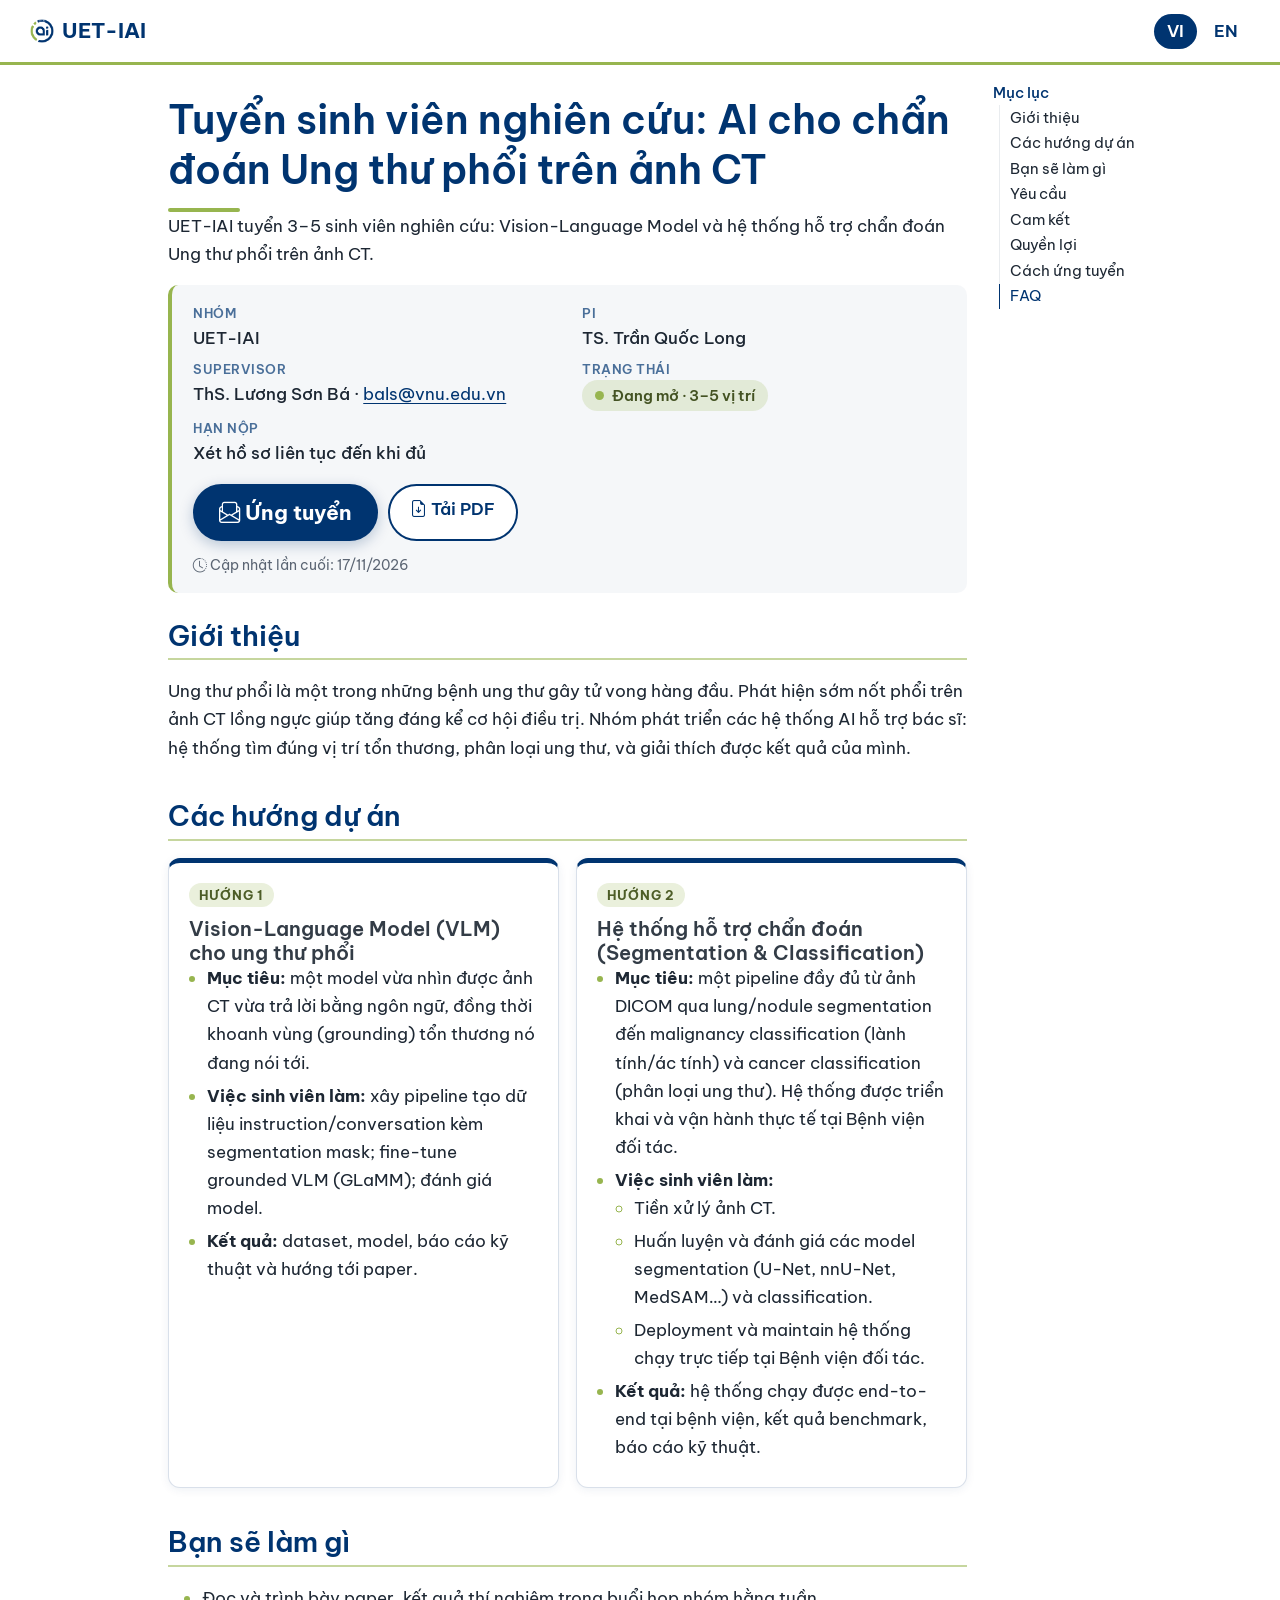
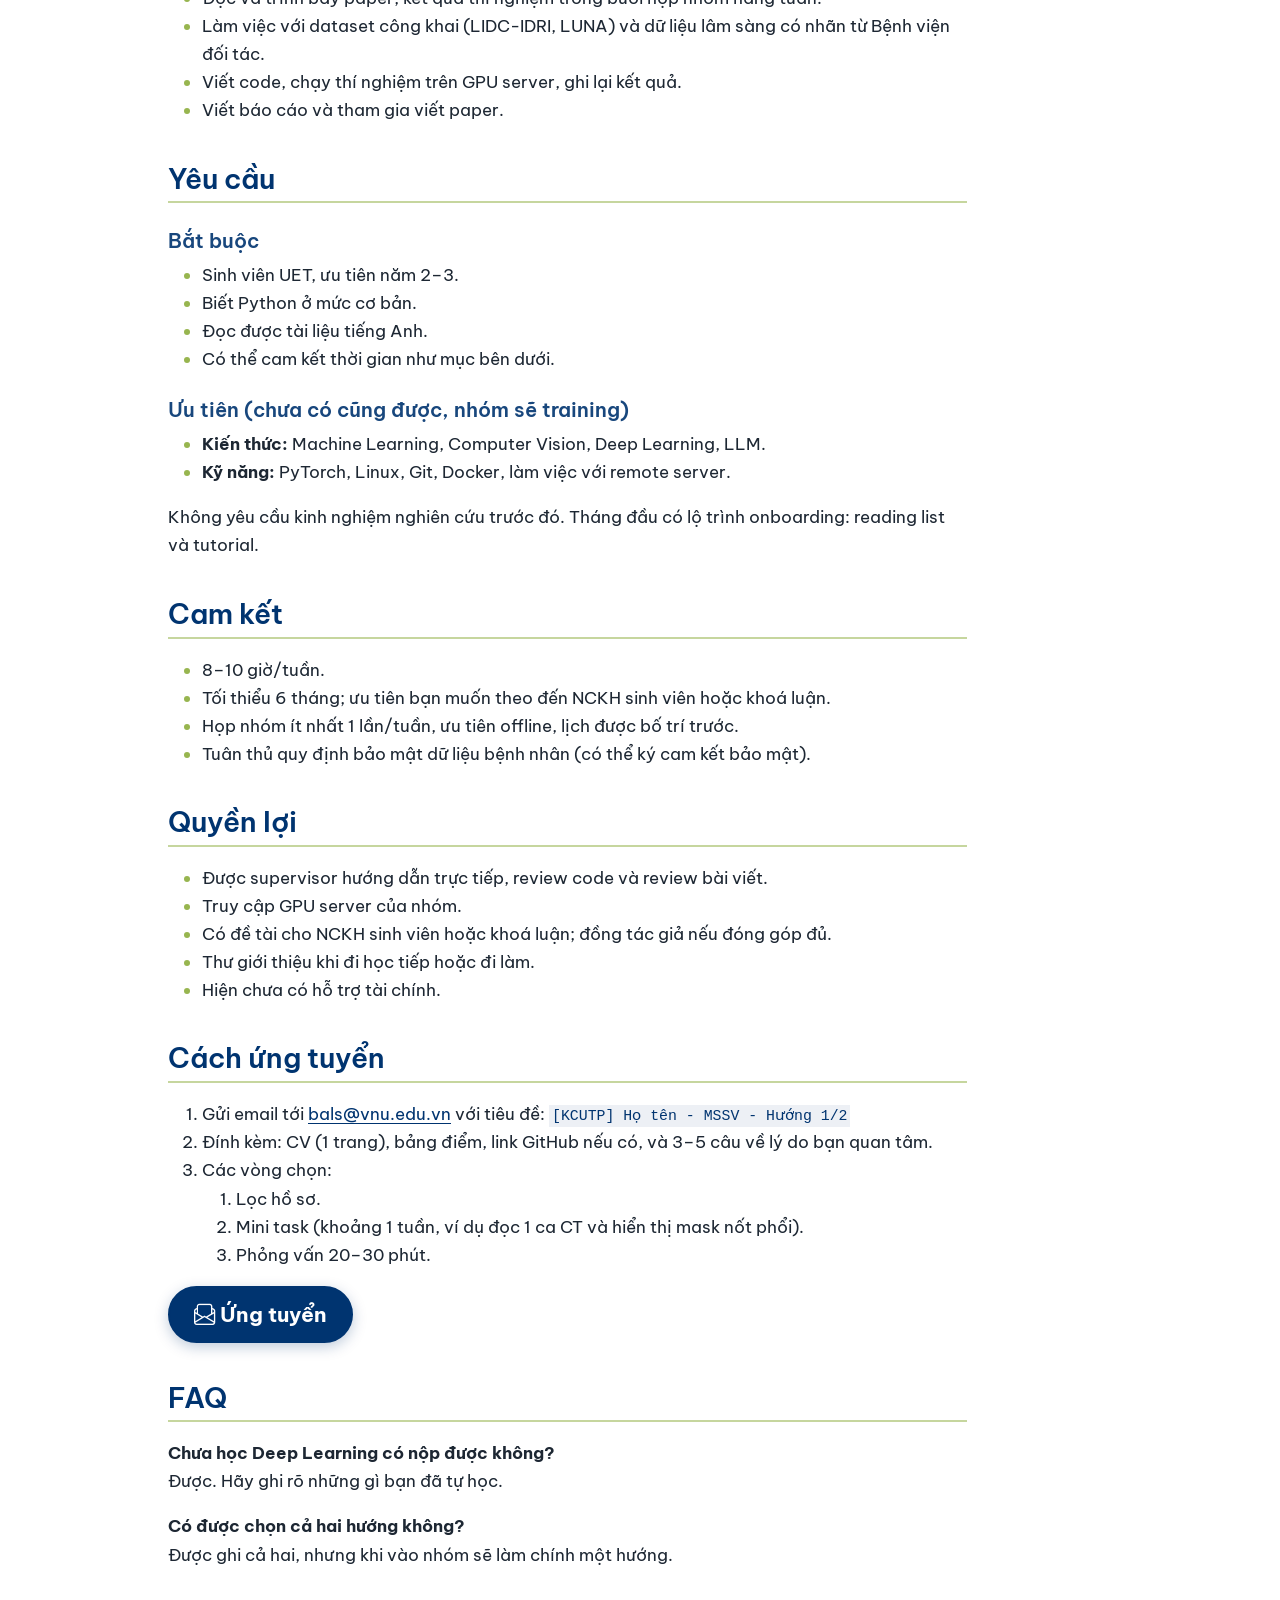
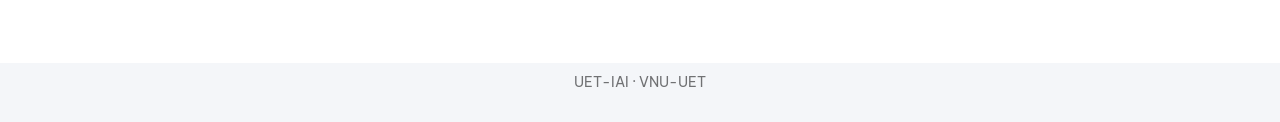
<file: index.html>
<!DOCTYPE html>
<html xmlns="http://www.w3.org/1999/xhtml" lang="vi" xml:lang="vi"><head>

<meta charset="utf-8">
<meta name="generator" content="quarto-1.11.9">

<meta name="viewport" content="width=device-width, initial-scale=1.0, user-scalable=yes">


<title>UET-IAI · Research</title>
<style>
/* Default styles provided by pandoc.
** See https://pandoc.org/MANUAL.html#variables-for-html for config info.
*/
span.smallcaps{font-variant: small-caps;}
div.columns{display: flex; gap: 1.5em;}
div.column{flex: auto;}
@media screen {
div.columns{gap: min(4vw, 1.5em);}
div.column{overflow-x: auto;}
}
div.hanging-indent{margin-left: 1.5em; text-indent: -1.5em;}
ul.task-list{list-style: none;}
ul.task-list li input[type="checkbox"] {
  width: 0.8em;
  margin: 0 0.8em 0.2em -1em; /* quarto-specific, see https://github.com/quarto-dev/quarto-cli/issues/4556 */ 
  vertical-align: middle;
}
</style>


<script src="site_libs/quarto-nav/quarto-nav.js"></script>
<script src="site_libs/quarto-nav/headroom.min.js"></script>
<script src="site_libs/clipboard/clipboard.min.js"></script>
<script src="site_libs/quarto-search/autocomplete.umd.js"></script>
<script src="site_libs/quarto-search/fuse.min.js"></script>
<script src="site_libs/quarto-search/quarto-search.js"></script>
<meta name="quarto:offset" content="./">
<link href="./assets/iai_logo_600.png" rel="icon" type="image/png">
<script src="site_libs/quarto-html/quarto.js" type="module"></script>
<script src="site_libs/quarto-html/tabsets/tabsets.js" type="module"></script>
<script src="site_libs/quarto-html/scrollable-regions/scrollable-regions.js" type="module"></script>
<script src="site_libs/quarto-html/popper.min.js"></script>
<script src="site_libs/quarto-html/tippy.umd.min.js"></script>
<link href="site_libs/quarto-html/tippy.css" rel="stylesheet">
<link href="site_libs/quarto-html/quarto-syntax-highlighting-63b5708e65d6cd79cd7618c58d0c21e7.css" rel="stylesheet" id="quarto-text-highlighting-styles">
<script src="site_libs/bootstrap/bootstrap.min.js"></script>
<link href="site_libs/bootstrap/bootstrap-icons.css" rel="stylesheet">
<link href="site_libs/bootstrap/bootstrap-92e332907073551cf7d3387cd9b558b5.min.css" rel="stylesheet" append-hash="true" id="quarto-bootstrap" data-mode="light">
<script id="quarto-search-options" type="application/json">{
  "location": "navbar",
  "copy-button": false,
  "collapse-after": 3,
  "panel-placement": "end",
  "type": "overlay",
  "limit": 50,
  "keyboard-shortcut": [
    "f",
    "/",
    "s"
  ],
  "show-item-context": false,
  "language": {
    "search-no-results-text": "No results",
    "search-matching-documents-text": "matching documents",
    "search-copy-link-title": "Copy link to search",
    "search-hide-matches-text": "Hide additional matches",
    "search-more-match-text": "more match in this document",
    "search-more-matches-text": "more matches in this document",
    "search-clear-button-title": "Clear",
    "search-text-placeholder": "",
    "search-detached-cancel-button-title": "Cancel",
    "search-submit-button-title": "Submit",
    "search-label": "Search"
  }
}</script>
<style>html{ scroll-behavior: smooth; }</style>
<meta http-equiv="refresh" content="0; url=vi/">
<link rel="canonical" href="vi/">
<script>window.location.replace("vi/" + window.location.hash);</script>


</head>

<body class="nav-fixed fullcontent quarto-light"><a id="quarto-skip-link" class="visually-hidden-focusable" href="#quarto-document-content">Skip to main content</a>

<div id="quarto-search-results"></div>
  <header id="quarto-header" class="headroom fixed-top">
    <nav class="navbar navbar-expand " data-bs-theme="dark" aria-label="Site">
      <div class="navbar-container container-fluid">
      <div class="navbar-brand-container mx-auto">
    <a href="./index.html" class="navbar-brand navbar-brand-logo">
    <img src="./assets/iai_logo_600.png" alt="UET-IAI" class="navbar-logo light-content">
    <img src="./assets/iai_logo_600.png" alt="UET-IAI" class="navbar-logo dark-content">
    </a>
    <a class="navbar-brand" href="./index.html">
    <span class="navbar-title">UET-IAI</span>
    </a>
  </div>
          <ul class="navbar-nav navbar-nav-scroll ms-auto">
  <li class="nav-item">
    <a class="nav-link" href="./vi/index.html"> 
<span class="menu-text">VI</span></a>
  </li>  
  <li class="nav-item">
    <a class="nav-link" href="./en/index.html"> 
<span class="menu-text">EN</span></a>
  </li>  
</ul>
          <div class="quarto-navbar-tools">
</div>
      </div> <!-- /container-fluid -->
    </nav>
</header>
<!-- content -->
<div id="quarto-content" class="quarto-container page-columns page-rows-contents page-layout-article page-navbar">
<!-- sidebar -->
<!-- margin-sidebar -->
    
<!-- main -->
<main class="content" id="quarto-document-content" tabindex="-1">

<header id="title-block-header" class="quarto-title-block default">
<div class="quarto-title">
<h1 class="title">UET-IAI · Research</h1>
</div>



<div class="quarto-title-meta">

    
  
    
  </div>
  


</header>


<p>Đang chuyển tới <a href="./vi/index.html">bản tiếng Việt</a> · <a href="./en/index.html">English version</a></p>



</main> <!-- /main -->
<script>
  // Show the floating "Apply" button (phones only, see styles.scss) once the
  // Apply button in the summary box has scrolled out of view.
  (function () {
    var fab = document.querySelector(".apply-fab");
    var main = document.querySelector(".jd-summary .btn-apply");
    if (!fab || !main || !("IntersectionObserver" in window)) {
      if (fab) fab.classList.add("is-visible");
      return;
    }
    new IntersectionObserver(function (entries) {
      fab.classList.toggle("is-visible", !entries[0].isIntersecting);
    }).observe(main);
  })();
</script>
<script id="quarto-html-after-body" type="application/javascript">
  window.document.addEventListener("DOMContentLoaded", function (event) {
    const isCodeAnnotation = (el) => {
      for (const clz of el.classList) {
        if (clz.startsWith('code-annotation-')) {                     
          return true;
        }
      }
      return false;
    }
    const onCopySuccess = function(e) {
      // button target
      const button = e.trigger;
      // don't keep focus
      button.blur();
      // flash "checked"
      button.classList.add('code-copy-button-checked');
      var currentTitle = button.getAttribute("title");
      button.setAttribute("title", "Copied!");
      let tooltip;
      if (window.bootstrap) {
        button.setAttribute("data-bs-toggle", "tooltip");
        button.setAttribute("data-bs-placement", "left");
        button.setAttribute("data-bs-title", "Copied!");
        tooltip = new bootstrap.Tooltip(button, 
          { trigger: "manual", 
            customClass: "code-copy-button-tooltip",
            offset: [0, -8]});
        tooltip.show();    
      }
      setTimeout(function() {
        if (tooltip) {
          tooltip.hide();
          button.removeAttribute("data-bs-title");
          button.removeAttribute("data-bs-toggle");
          button.removeAttribute("data-bs-placement");
        }
        button.setAttribute("title", currentTitle);
        button.classList.remove('code-copy-button-checked');
      }, 1000);
      // clear code selection
      e.clearSelection();
    }
    const getTextToCopy = function(trigger) {
      const outerScaffold = trigger.parentElement.cloneNode(true);
      const codeEl = outerScaffold.querySelector('code');
      for (const childEl of codeEl.children) {
        if (isCodeAnnotation(childEl)) {
          childEl.remove();
        }
      }
      return codeEl.innerText;
    }
    const clipboard = new window.ClipboardJS('.code-copy-button:not([data-in-quarto-modal])', {
      text: getTextToCopy
    });
    clipboard.on('success', onCopySuccess);
    if (window.document.getElementById('quarto-embedded-source-code-modal')) {
      const clipboardModal = new window.ClipboardJS('.code-copy-button[data-in-quarto-modal]', {
        text: getTextToCopy,
        container: window.document.getElementById('quarto-embedded-source-code-modal')
      });
      clipboardModal.on('success', onCopySuccess);
    }
      var localhostRegex = new RegExp(/^(?:http|https):\/\/localhost\:?[0-9]*\//);
      var mailtoRegex = new RegExp(/^mailto:/);
        var filterRegex = new RegExp("https:\/\/anhsuplo-87\.github\.io\/uet-iai-research-jd\/");
      var isInternal = (href) => {
          return filterRegex.test(href) || localhostRegex.test(href) || mailtoRegex.test(href);
      }
      // Inspect non-navigation links and adorn them if external
      window.quartoDecorateExternalLinks = function (root) {
     var links = (root || window.document).querySelectorAll('a[href]:not(.nav-link):not(.navbar-brand):not(.toc-action):not(.sidebar-link):not(.sidebar-item-toggle):not(.pagination-link):not(.no-external):not([aria-hidden]):not(.dropdown-item):not(.quarto-navigation-tool):not(.about-link)');
      for (var i=0; i<links.length; i++) {
        const link = links[i];
        if (!isInternal(link.href)) {
          // undo the damage that might have been done by quarto-nav.js in the case of
          // links that we want to consider external
          if (link.dataset.originalHref !== undefined) {
            link.href = link.dataset.originalHref;
          }
          if (!link.classList.contains('no-external-icon')) {
          }
        }
      }
      };
      window.quartoDecorateExternalLinks(window.document);
    // Esc closes the popup (WCAG 1.4.13) and focus leaving both trigger and
    // popup closes it (WCAG 2.4.11); tippy handles neither for interactive popups.
    const hideOnEscAndFocusOut = {
      name: 'hideOnEscAndFocusOut',
      defaultValue: true,
      fn(instance) {
        const dismiss = () => {
          // A show scheduled by the trigger delay would otherwise reopen it
          instance.clearDelayTimeouts();
          instance.hide();
        };
        const onKeyDown = (event) => {
          if (event.key !== 'Escape') {
            return;
          }
          // Keep Esc from also reaching page handlers (e.g. reveal.js overview),
          // except an open reveal.js slide menu, which Esc should close too.
          // The menu handles keys only when its keyboard option is on.
          const menuHandlesEsc = window.Reveal?.getPlugin?.('menu')?.isOpen() &&
            window.Reveal.getConfig().menu?.keyboard !== false;
          if (!menuHandlesEsc) {
            event.stopPropagation();
          }
          if (instance.popper.contains(window.document.activeElement)) {
            // Disabled while refocusing so the focus trigger does not reopen it
            instance.disable();
            instance.reference.focus();
            instance.enable();
          }
          dismiss();
        };
        const onFocusOut = (event) => {
          const target = event.relatedTarget;
          if (target && !instance.reference.contains(target) &&
              !instance.popper.contains(target)) {
            dismiss();
          }
        };
        // On the trigger too: a click trigger (code-annotations: select) has no
        // blur handling. Attached for the instance's lifetime so leaving the
        // trigger also cancels a show still pending on the trigger delay.
        instance.reference.addEventListener('focusout', onFocusOut);
        return {
          onShow() {
            window.document.addEventListener('keydown', onKeyDown, true);
            instance.popper.addEventListener('focusout', onFocusOut);
          },
          onHide() {
            window.document.removeEventListener('keydown', onKeyDown, true);
            instance.popper.removeEventListener('focusout', onFocusOut);
          },
          onDestroy() {
            instance.reference.removeEventListener('focusout', onFocusOut);
          },
        };
      },
    };
    function tippyHover(el, contentFn, onTriggerFn, onUntriggerFn) {
      const config = {
        allowHTML: true,
        maxWidth: 500,
        delay: 100,
        arrow: false,
        appendTo: function(el) {
            return el.parentElement;
        },
        interactive: true,
        interactiveBorder: 10,
        theme: 'quarto',
        placement: 'bottom-start',
        plugins: [hideOnEscAndFocusOut],
      };
      if (contentFn) {
        config.content = contentFn;
      }
      if (onTriggerFn) {
        config.onTrigger = onTriggerFn;
      }
      if (onUntriggerFn) {
        config.onUntrigger = onUntriggerFn;
      }
      window.tippy(el, config); 
    }
    const noterefs = window.document.querySelectorAll('a[role="doc-noteref"]');
    for (var i=0; i<noterefs.length; i++) {
      const ref = noterefs[i];
      tippyHover(ref, function() {
        // use id or data attribute instead here
        let href = ref.getAttribute('data-footnote-href') || ref.getAttribute('href');
        try { href = new URL(href).hash; } catch {}
        const id = href.replace(/^#\/?/, "");
        const note = window.document.getElementById(id);
        if (note) {
          return note.innerHTML;
        } else {
          return "";
        }
      });
    }
    const xrefs = window.document.querySelectorAll('a.quarto-xref');
    const processXRef = (id, note) => {
      // Strip column container classes
      const stripColumnClz = (el) => {
        el.classList.remove("page-full", "page-columns");
        if (el.children) {
          for (const child of el.children) {
            stripColumnClz(child);
          }
        }
      }
      stripColumnClz(note)
      if (id === null || id.startsWith('sec-')) {
        // Special case sections, only their first couple elements
        const container = document.createElement("div");
        if (note.children && note.children.length > 2) {
          container.appendChild(note.children[0].cloneNode(true));
          for (let i = 1; i < note.children.length; i++) {
            const child = note.children[i];
            if (child.tagName === "P" && child.innerText === "") {
              continue;
            } else {
              container.appendChild(child.cloneNode(true));
              break;
            }
          }
          if (window.Quarto?.typesetMath) {
            window.Quarto.typesetMath(container);
          }
          return container.innerHTML
        } else {
          if (window.Quarto?.typesetMath) {
            window.Quarto.typesetMath(note);
          }
          return note.innerHTML;
        }
      } else {
        // Remove any anchor links if they are present
        const anchorLink = note.querySelector('a.anchorjs-link');
        if (anchorLink) {
          anchorLink.remove();
        }
        if (window.Quarto?.typesetMath) {
          window.Quarto.typesetMath(note);
        }
        if (note.classList.contains("callout")) {
          return note.outerHTML;
        } else {
          return note.innerHTML;
        }
      }
    }
    for (var i=0; i<xrefs.length; i++) {
      const xref = xrefs[i];
      tippyHover(xref, undefined, function(instance) {
        instance.disable();
        let url = xref.getAttribute('href');
        let hash = undefined; 
        if (url.startsWith('#')) {
          hash = url;
        } else {
          try { hash = new URL(url).hash; } catch {}
        }
        if (hash) {
          const id = hash.replace(/^#\/?/, "");
          const note = window.document.getElementById(id);
          if (note !== null) {
            try {
              const html = processXRef(id, note.cloneNode(true));
              instance.setContent(html);
            } finally {
              instance.enable();
              instance.show();
            }
          } else {
            // See if we can fetch this
            fetch(url.split('#')[0])
            .then(res => res.text())
            .then(html => {
              const parser = new DOMParser();
              const htmlDoc = parser.parseFromString(html, "text/html");
              const note = htmlDoc.getElementById(id);
              if (note !== null) {
                const html = processXRef(id, note);
                instance.setContent(html);
              } 
            }).finally(() => {
              instance.enable();
              instance.show();
            });
          }
        } else {
          // See if we can fetch a full url (with no hash to target)
          // This is a special case and we should probably do some content thinning / targeting
          fetch(url)
          .then(res => res.text())
          .then(html => {
            const parser = new DOMParser();
            const htmlDoc = parser.parseFromString(html, "text/html");
            const note = htmlDoc.querySelector('main.content');
            if (note !== null) {
              // This should only happen for chapter cross references
              // (since there is no id in the URL)
              // remove the first header
              if (note.children.length > 0 && note.children[0].tagName === "HEADER") {
                note.children[0].remove();
              }
              const html = processXRef(null, note);
              instance.setContent(html);
            } 
          }).finally(() => {
            instance.enable();
            instance.show();
          });
        }
      }, function(instance) {
      });
    }
        let selectedAnnoteEl;
        const selectorForAnnotation = ( cell, annotation) => {
          let cellAttr = 'data-code-cell="' + cell + '"';
          let lineAttr = 'data-code-annotation="' +  annotation + '"';
          const selector = 'span[' + cellAttr + '][' + lineAttr + ']';
          return selector;
        }
        const selectCodeLines = (annoteEl) => {
          const doc = window.document;
          const targetCell = annoteEl.getAttribute("data-target-cell");
          const targetAnnotation = annoteEl.getAttribute("data-target-annotation");
          const annoteSpan = window.document.querySelector(selectorForAnnotation(targetCell, targetAnnotation));
          const lines = annoteSpan.getAttribute("data-code-lines").split(",");
          const lineIds = lines.map((line) => {
            return targetCell + "-" + line;
          })
          // Each band is positioned against its own containing block, which is
          // not the offsetParent of the lines, so place it from client rects.
          const placeBand = (band, firstEl, lastEl, codeBlock) => {
            const container = band.offsetParent;
            if (container === null) {
              return;
            }
            const containerRect = container.getBoundingClientRect();
            // Reveal.js scales slides with a transform, so convert client
            // pixels back to the CSS pixels of the container.
            const scale = containerRect.height / container.offsetHeight || 1;
            const firstRect = firstEl.getBoundingClientRect();
            const lastRect = lastEl.getBoundingClientRect();
            const top = (firstRect.top - containerRect.top) / scale - container.clientTop + container.scrollTop;
            const height = (lastRect.bottom - firstRect.top) / scale;
            band.style.top = top - 2 + "px";
            band.style.height = height + 4 + "px";
            if (codeBlock) {
              // Without the copy button wrapper, the containing block is wider
              // than the code block, so span the code block explicitly.
              const blockRect = codeBlock.getBoundingClientRect();
              band.style.left = (blockRect.left - containerRect.left) / scale - container.clientLeft + container.scrollLeft + "px";
              band.style.width = blockRect.width / scale + "px";
            }
          };
          if (lineIds.length > 0) {
            const el = window.document.getElementById(lineIds[0]);
            const lastEl = window.document.getElementById(lineIds[lineIds.length - 1]);
            const parent = el.parentElement.parentElement;
            // cook up a div (if necessary) and position it
            let div = window.document.getElementById("code-annotation-line-highlight");
            if (div === null) {
              div = window.document.createElement("div");
              div.setAttribute("id", "code-annotation-line-highlight");
              div.style.position = 'absolute';
              parent.appendChild(div);
            }
            placeBand(div, el, lastEl, parent.closest("div.sourceCode") || parent);
            let gutterDiv = window.document.getElementById("code-annotation-line-highlight-gutter");
            if (gutterDiv === null) {
              gutterDiv = window.document.createElement("div");
              gutterDiv.setAttribute("id", "code-annotation-line-highlight-gutter");
              gutterDiv.style.position = 'absolute';
              const codeCell = window.document.getElementById(targetCell);
              const gutter = codeCell.querySelector('.code-annotation-gutter');
              gutter.appendChild(gutterDiv);
            }
            placeBand(gutterDiv, el, lastEl);
            selectedAnnoteEl = annoteEl;
          }
        };
        const unselectCodeLines = () => {
          const elementsIds = ["code-annotation-line-highlight", "code-annotation-line-highlight-gutter"];
          elementsIds.forEach((elId) => {
            const div = window.document.getElementById(elId);
            if (div) {
              div.remove();
            }
          });
          selectedAnnoteEl = undefined;
        };
          // Handle positioning of the toggle
      window.addEventListener(
        "resize",
        throttle(() => {
          elRect = undefined;
          if (selectedAnnoteEl) {
            selectCodeLines(selectedAnnoteEl);
          }
        }, 10)
      );
      function throttle(fn, ms) {
      let throttle = false;
      let timer;
        return (...args) => {
          if(!throttle) { // first call gets through
              fn.apply(this, args);
              throttle = true;
          } else { // all the others get throttled
              if(timer) clearTimeout(timer); // cancel #2
              timer = setTimeout(() => {
                fn.apply(this, args);
                timer = throttle = false;
              }, ms);
          }
        };
      }
        // Attach click handler to the DT
        const annoteDls = window.document.querySelectorAll('dt[data-target-cell]');
        for (const annoteDlNode of annoteDls) {
          annoteDlNode.addEventListener('click', (event) => {
            const clickedEl = event.target;
            if (clickedEl !== selectedAnnoteEl) {
              unselectCodeLines();
              const activeEl = window.document.querySelector('dt[data-target-cell].code-annotation-active');
              if (activeEl) {
                activeEl.classList.remove('code-annotation-active');
              }
              selectCodeLines(clickedEl);
              clickedEl.classList.add('code-annotation-active');
            } else {
              // Unselect the line
              unselectCodeLines();
              clickedEl.classList.remove('code-annotation-active');
            }
          });
        }
    const findCites = (el) => {
      const parentEl = el.parentElement;
      if (parentEl) {
        const cites = parentEl.dataset.cites;
        if (cites) {
          return {
            el,
            cites: cites.split(' ')
          };
        } else {
          return findCites(el.parentElement)
        }
      } else {
        return undefined;
      }
    };
    var bibliorefs = window.document.querySelectorAll('a[role="doc-biblioref"]');
    for (var i=0; i<bibliorefs.length; i++) {
      const ref = bibliorefs[i];
      const citeInfo = findCites(ref);
      if (citeInfo) {
        tippyHover(citeInfo.el, function() {
          var popup = window.document.createElement('div');
          citeInfo.cites.forEach(function(cite) {
            var citeDiv = window.document.createElement('div');
            citeDiv.classList.add('hanging-indent');
            citeDiv.classList.add('csl-entry');
            var biblioDiv = window.document.getElementById('ref-' + cite);
            if (biblioDiv) {
              citeDiv.innerHTML = biblioDiv.innerHTML;
            }
            popup.appendChild(citeDiv);
          });
          return popup.innerHTML;
        });
      }
    }
  });
  </script>
  <script type="application/javascript">
  window.quartoScrollableRegionsLabels = {"code":"Scrollable code","output":"Scrollable output"};
  </script>
</div> <!-- /content -->
<footer class="footer">
  <div class="nav-footer">
    <div class="nav-footer-left">
      &nbsp;
    </div>   
    <div class="nav-footer-center">
<p>UET-IAI · VNU-UET</p>
</div>
    <div class="nav-footer-right">
      &nbsp;
    </div>
  </div>
</footer>




<script src="site_libs/quarto-html/zenscroll-min.js"></script>
</body></html>
</file>
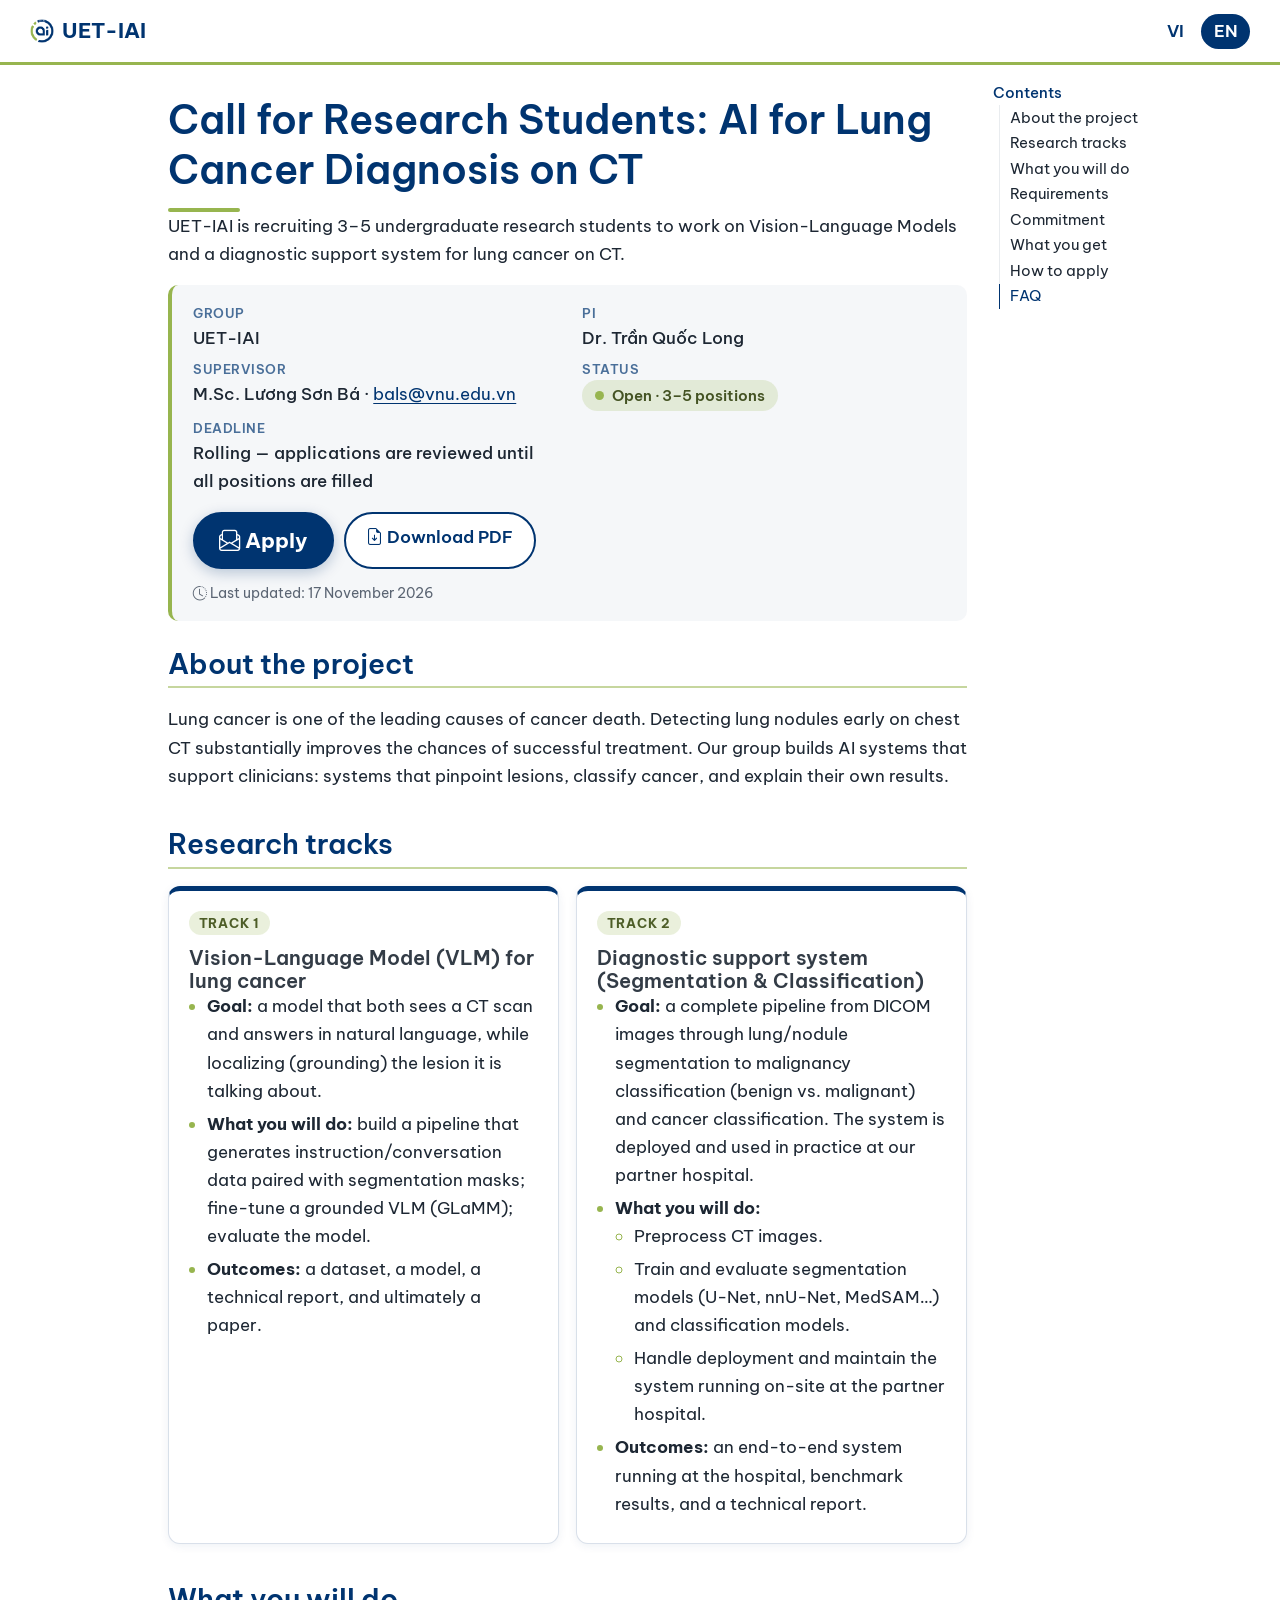
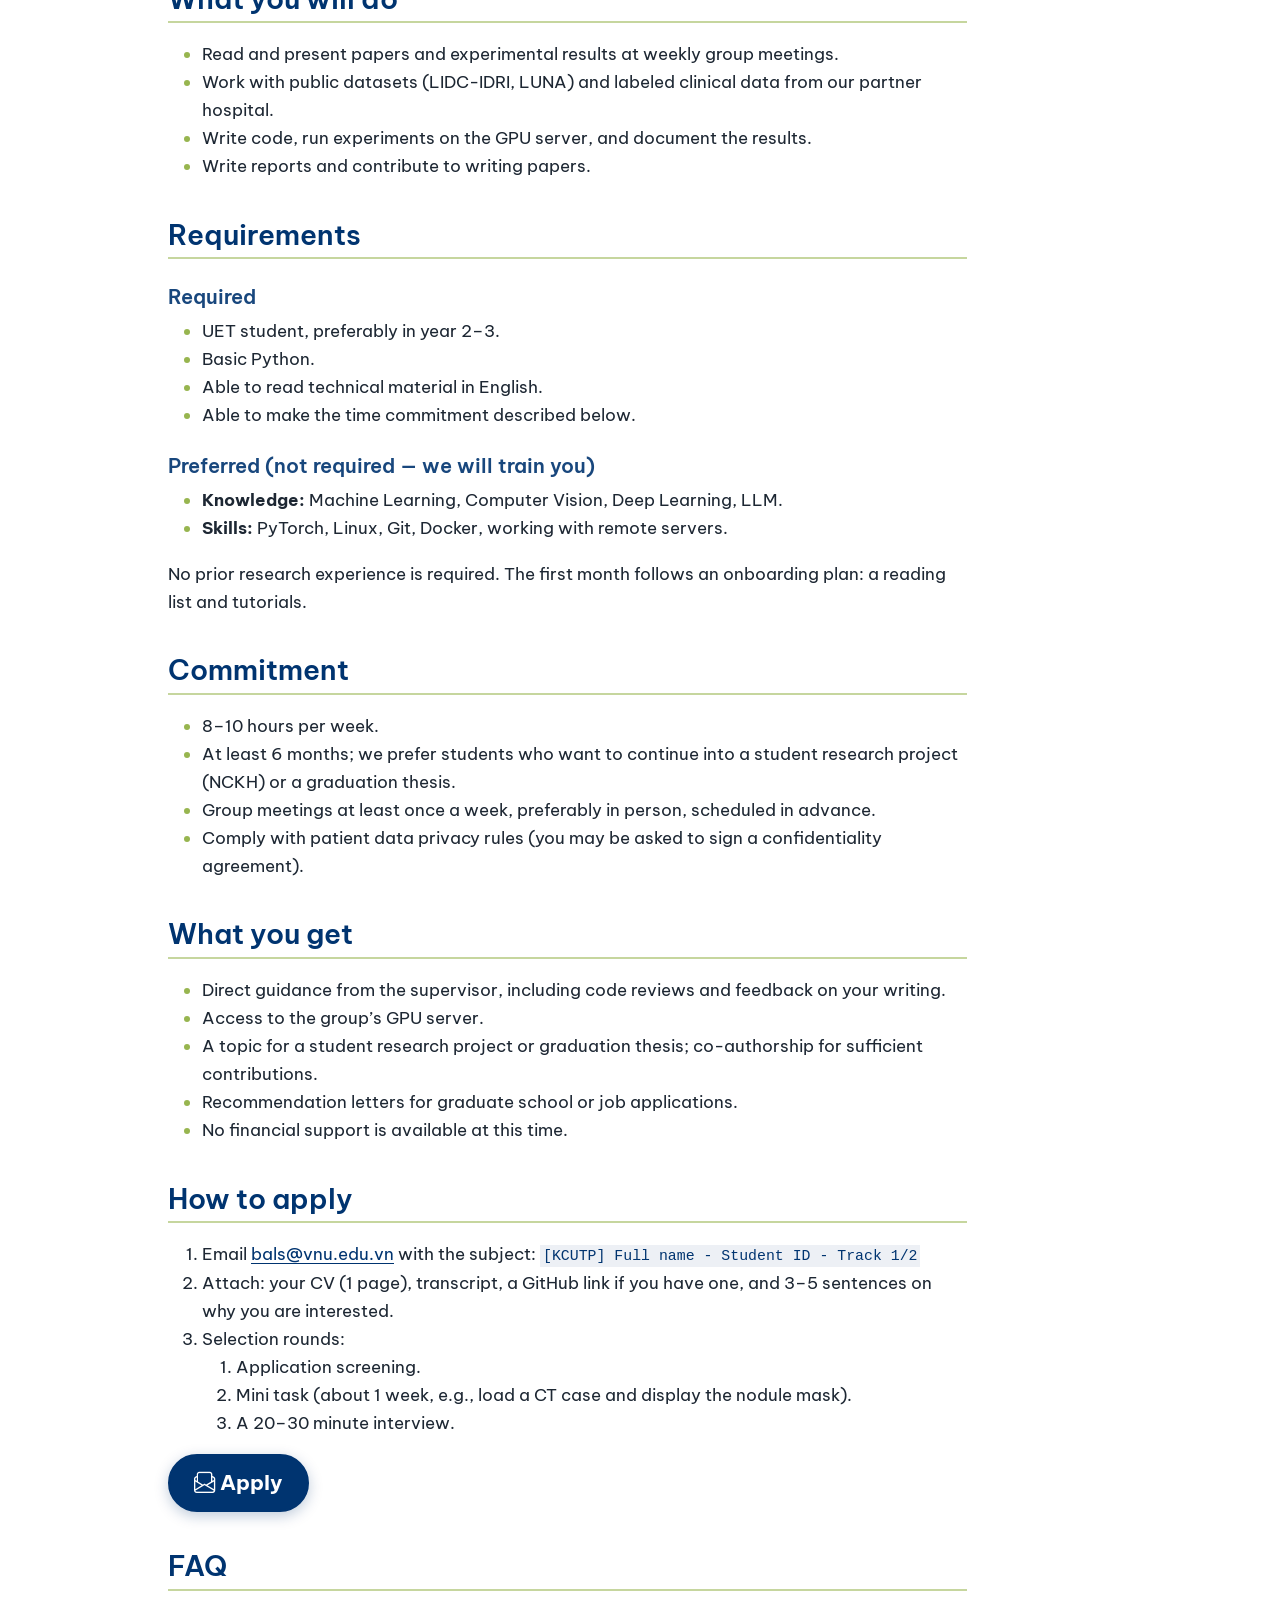
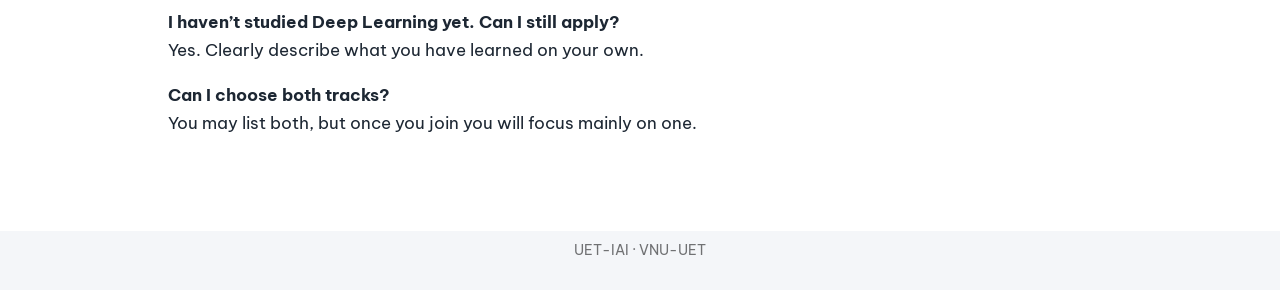
<file: en/index.html>
<!DOCTYPE html>
<html xmlns="http://www.w3.org/1999/xhtml" lang="en" xml:lang="en"><head>

<meta charset="utf-8">
<meta name="generator" content="quarto-1.11.9">

<meta name="viewport" content="width=device-width, initial-scale=1.0, user-scalable=yes">

<meta name="description" content="UET-IAI is recruiting 3–5 undergraduate research students to work on Vision-Language Models and a diagnostic support system for lung cancer on CT.">

<title>Call for Research Students: AI for Lung Cancer Diagnosis on CT – UET-IAI · Research</title>
<style>
/* Default styles provided by pandoc.
** See https://pandoc.org/MANUAL.html#variables-for-html for config info.
*/
span.smallcaps{font-variant: small-caps;}
div.columns{display: flex; gap: 1.5em;}
div.column{flex: auto;}
@media screen {
div.columns{gap: min(4vw, 1.5em);}
div.column{overflow-x: auto;}
}
div.hanging-indent{margin-left: 1.5em; text-indent: -1.5em;}
ul.task-list{list-style: none;}
ul.task-list li input[type="checkbox"] {
  width: 0.8em;
  margin: 0 0.8em 0.2em -1em; /* quarto-specific, see https://github.com/quarto-dev/quarto-cli/issues/4556 */ 
  vertical-align: middle;
}
</style>


<script src="../site_libs/quarto-nav/quarto-nav.js"></script>
<script src="../site_libs/quarto-nav/headroom.min.js"></script>
<script src="../site_libs/clipboard/clipboard.min.js"></script>
<script src="../site_libs/quarto-search/autocomplete.umd.js"></script>
<script src="../site_libs/quarto-search/fuse.min.js"></script>
<script src="../site_libs/quarto-search/quarto-search.js"></script>
<meta name="quarto:offset" content="../">
<link href="../assets/iai_logo_600.png" rel="icon" type="image/png">
<script src="../site_libs/quarto-html/quarto.js" type="module"></script>
<script src="../site_libs/quarto-html/tabsets/tabsets.js" type="module"></script>
<script src="../site_libs/quarto-html/scrollable-regions/scrollable-regions.js" type="module"></script>
<script src="../site_libs/quarto-html/popper.min.js"></script>
<script src="../site_libs/quarto-html/tippy.umd.min.js"></script>
<link href="../site_libs/quarto-html/tippy.css" rel="stylesheet">
<link href="../site_libs/quarto-html/quarto-syntax-highlighting-63b5708e65d6cd79cd7618c58d0c21e7.css" rel="stylesheet" id="quarto-text-highlighting-styles">
<script src="../site_libs/bootstrap/bootstrap.min.js"></script>
<link href="../site_libs/bootstrap/bootstrap-icons.css" rel="stylesheet">
<link href="../site_libs/bootstrap/bootstrap-92e332907073551cf7d3387cd9b558b5.min.css" rel="stylesheet" append-hash="true" id="quarto-bootstrap" data-mode="light">
<script id="quarto-search-options" type="application/json">{
  "location": "navbar",
  "copy-button": false,
  "collapse-after": 3,
  "panel-placement": "end",
  "type": "overlay",
  "limit": 50,
  "keyboard-shortcut": [
    "f",
    "/",
    "s"
  ],
  "show-item-context": false,
  "language": {
    "search-no-results-text": "No results",
    "search-matching-documents-text": "matching documents",
    "search-copy-link-title": "Copy link to search",
    "search-hide-matches-text": "Hide additional matches",
    "search-more-match-text": "more match in this document",
    "search-more-matches-text": "more matches in this document",
    "search-clear-button-title": "Clear",
    "search-text-placeholder": "",
    "search-detached-cancel-button-title": "Cancel",
    "search-submit-button-title": "Submit",
    "search-label": "Search"
  }
}</script>
<style>html{ scroll-behavior: smooth; }</style>


</head>

<body class="nav-fixed quarto-light"><a id="quarto-skip-link" class="visually-hidden-focusable" href="#quarto-document-content">Skip to main content</a>

<div id="quarto-search-results"></div>
  <header id="quarto-header" class="headroom fixed-top">
    <nav class="navbar navbar-expand " data-bs-theme="dark" aria-label="Site">
      <div class="navbar-container container-fluid">
      <div class="navbar-brand-container mx-auto">
    <a href="../index.html" class="navbar-brand navbar-brand-logo">
    <img src="../assets/iai_logo_600.png" alt="UET-IAI" class="navbar-logo light-content">
    <img src="../assets/iai_logo_600.png" alt="UET-IAI" class="navbar-logo dark-content">
    </a>
    <a class="navbar-brand" href="../index.html">
    <span class="navbar-title">UET-IAI</span>
    </a>
  </div>
          <ul class="navbar-nav navbar-nav-scroll ms-auto">
  <li class="nav-item">
    <a class="nav-link" href="../vi/index.html"> 
<span class="menu-text">VI</span></a>
  </li>  
  <li class="nav-item">
    <a class="nav-link active" href="../en/index.html" aria-current="page"> 
<span class="menu-text">EN</span></a>
  </li>  
</ul>
          <div class="quarto-navbar-tools">
</div>
      </div> <!-- /container-fluid -->
    </nav>
</header>
<!-- content -->
<div id="quarto-content" class="quarto-container page-columns page-rows-contents page-layout-article page-navbar">
<!-- sidebar -->
<!-- margin-sidebar -->
    <div id="quarto-margin-sidebar" class="sidebar margin-sidebar">
        <nav id="TOC" role="doc-toc" aria-labelledby="toc-title" class="toc-active">
    <h2 id="toc-title">Contents</h2>
   
  <ul class="collapse">
  <li><a href="#about-the-project" id="toc-about-the-project" class="nav-link active" data-scroll-target="#about-the-project">About the project</a></li>
  <li><a href="#research-tracks" id="toc-research-tracks" class="nav-link" data-scroll-target="#research-tracks">Research tracks</a></li>
  <li><a href="#what-you-will-do" id="toc-what-you-will-do" class="nav-link" data-scroll-target="#what-you-will-do">What you will do</a></li>
  <li><a href="#requirements" id="toc-requirements" class="nav-link" data-scroll-target="#requirements">Requirements</a></li>
  <li><a href="#commitment" id="toc-commitment" class="nav-link" data-scroll-target="#commitment">Commitment</a></li>
  <li><a href="#what-you-get" id="toc-what-you-get" class="nav-link" data-scroll-target="#what-you-get">What you get</a></li>
  <li><a href="#how-to-apply" id="toc-how-to-apply" class="nav-link" data-scroll-target="#how-to-apply">How to apply</a></li>
  <li><a href="#faq" id="toc-faq" class="nav-link" data-scroll-target="#faq">FAQ</a></li>
  </ul>
</nav>
    </div>
<!-- main -->
<main class="content" id="quarto-document-content" tabindex="-1">

<header id="title-block-header" class="quarto-title-block default">
<div class="quarto-title">
<h1 class="title">Call for Research Students: AI for Lung Cancer Diagnosis on CT</h1>
</div>

<div>
  <div class="description">
    UET-IAI is recruiting 3–5 undergraduate research students to work on Vision-Language Models and a diagnostic support system for lung cancer on CT.
  </div>
</div>


<div class="quarto-title-meta">

    
  
    
  </div>
  


</header>


<div class="jd-summary">
<dl class="jd-meta">
<div><dt>Group</dt><dd>UET-IAI</dd></div>
<div><dt>PI</dt><dd>Dr.&nbsp;Trần Quốc Long</dd></div>
<div><dt>Supervisor</dt><dd>M.Sc. Lương Sơn Bá · <a href="mailto:bals@vnu.edu.vn">bals@vnu.edu.vn</a></dd></div>
<div><dt>Status</dt><dd><span class="status-badge is-open"><span class="status-dot" aria-hidden="true"></span>Open · 3–5 positions</span></dd></div>
<div><dt>Deadline</dt><dd>Rolling — applications are reviewed until all positions are filled</dd></div>
</dl>
<div class="jd-actions"><a class="btn btn-apply btn-lg" href="mailto:bals@vnu.edu.vn?subject=%5BKCUTP%5D%20Full%20name%20-%20Student%20ID%20-%20Track%201%2F2"><i class="bi bi-envelope-paper" aria-hidden="true"></i> Apply</a><a class="btn btn-pdf" href="index.pdf" download="UET-IAI-JD-EN.pdf"><i class="bi bi-file-earmark-arrow-down" aria-hidden="true"></i> Download PDF</a></div>
<p class="jd-updated"><i class="bi bi-clock-history" aria-hidden="true"></i> Last updated: 17 November 2026</p>
</div>
<div class="apply-fab"><a class="btn btn-apply " href="mailto:bals@vnu.edu.vn?subject=%5BKCUTP%5D%20Full%20name%20-%20Student%20ID%20-%20Track%201%2F2"><i class="bi bi-envelope-paper" aria-hidden="true"></i> Apply</a></div>
<section id="about-the-project" class="level2">
<h2 data-anchor-id="about-the-project">About the project</h2>
<p>Lung cancer is one of the leading causes of cancer death. Detecting lung nodules early on chest CT substantially improves the chances of successful treatment. Our group builds AI systems that support clinicians: systems that pinpoint lesions, classify cancer, and explain their own results.</p>
</section>
<section id="research-tracks" class="level2">
<h2 data-anchor-id="research-tracks">Research tracks</h2>
<div class="project-grid">
<div class="project-card" data-track="1">
<div class="track-label">
Track 1
</div>
<section class="level3 card-title unnumbered unlisted">
<h3 class="card-title unnumbered unlisted" data-anchor-id="">Vision-Language Model (VLM) for lung cancer</h3>
<ul>
<li><strong>Goal:</strong> a model that both sees a CT scan and answers in natural language, while localizing (grounding) the lesion it is talking about.</li>
<li><strong>What you will do:</strong> build a pipeline that generates instruction/conversation data paired with segmentation masks; fine-tune a grounded VLM (GLaMM); evaluate the model.</li>
<li><strong>Outcomes:</strong> a dataset, a model, a technical report, and ultimately a paper.</li>
</ul>
</section>
</div>
<div class="project-card" data-track="2">
<div class="track-label">
Track 2
</div>
<section class="level3 card-title unnumbered unlisted">
<h3 class="card-title unnumbered unlisted" data-anchor-id="">Diagnostic support system (Segmentation &amp; Classification)</h3>
<ul>
<li><strong>Goal:</strong> a complete pipeline from DICOM images through lung/nodule segmentation to malignancy classification (benign vs.&nbsp;malignant) and cancer classification. The system is deployed and used in practice at our partner hospital.</li>
<li><strong>What you will do:</strong>
<ul>
<li>Preprocess CT images.</li>
<li>Train and evaluate segmentation models (U-Net, nnU-Net, MedSAM…) and classification models.</li>
<li>Handle deployment and maintain the system running on-site at the partner hospital.</li>
</ul></li>
<li><strong>Outcomes:</strong> an end-to-end system running at the hospital, benchmark results, and a technical report.</li>
</ul>
</section>
</div>
</div>
</section>
<section id="what-you-will-do" class="level2">
<h2 data-anchor-id="what-you-will-do">What you will do</h2>
<ul>
<li>Read and present papers and experimental results at weekly group meetings.</li>
<li>Work with public datasets (LIDC-IDRI, LUNA) and labeled clinical data from our partner hospital.</li>
<li>Write code, run experiments on the GPU server, and document the results.</li>
<li>Write reports and contribute to writing papers.</li>
</ul>
</section>
<section id="requirements" class="level2">
<h2 data-anchor-id="requirements">Requirements</h2>
<section id="required" class="level3">
<h3 data-anchor-id="required">Required</h3>
<ul>
<li>UET student, preferably in year 2–3.</li>
<li>Basic Python.</li>
<li>Able to read technical material in English.</li>
<li>Able to make the time commitment described below.</li>
</ul>
</section>
<section id="preferred-not-required-we-will-train-you" class="level3">
<h3 data-anchor-id="preferred-not-required-we-will-train-you">Preferred (not required — we will train you)</h3>
<ul>
<li><strong>Knowledge:</strong> Machine Learning, Computer Vision, Deep Learning, LLM.</li>
<li><strong>Skills:</strong> PyTorch, Linux, Git, Docker, working with remote servers.</li>
</ul>
<p>No prior research experience is required. The first month follows an onboarding plan: a reading list and tutorials.</p>
</section>
</section>
<section id="commitment" class="level2">
<h2 data-anchor-id="commitment">Commitment</h2>
<ul>
<li>8–10 hours per week.</li>
<li>At least 6 months; we prefer students who want to continue into a student research project (NCKH) or a graduation thesis.</li>
<li>Group meetings at least once a week, preferably in person, scheduled in advance.</li>
<li>Comply with patient data privacy rules (you may be asked to sign a confidentiality agreement).</li>
</ul>
</section>
<section id="what-you-get" class="level2">
<h2 data-anchor-id="what-you-get">What you get</h2>
<ul>
<li>Direct guidance from the supervisor, including code reviews and feedback on your writing.</li>
<li>Access to the group’s GPU server.</li>
<li>A topic for a student research project or graduation thesis; co-authorship for sufficient contributions.</li>
<li>Recommendation letters for graduate school or job applications.</li>
<li>No financial support is available at this time.</li>
</ul>
</section>
<section id="how-to-apply" class="level2 keep-together">
<h2 data-anchor-id="how-to-apply">How to apply</h2>
<ol type="1">
<li>Email <a href="mailto:bals@vnu.edu.vn">bals@vnu.edu.vn</a> with the subject: <code>[KCUTP] Full name - Student ID - Track 1/2</code></li>
<li>Attach: your CV (1 page), transcript, a GitHub link if you have one, and 3–5 sentences on why you are interested.</li>
<li>Selection rounds:
<ol type="1">
<li>Application screening.</li>
<li>Mini task (about 1 week, e.g., load a CT case and display the nodule mask).</li>
<li>A 20–30 minute interview.</li>
</ol></li>
</ol>
<div class="jd-actions"><a class="btn btn-apply btn-lg" href="mailto:bals@vnu.edu.vn?subject=%5BKCUTP%5D%20Full%20name%20-%20Student%20ID%20-%20Track%201%2F2"><i class="bi bi-envelope-paper" aria-hidden="true"></i> Apply</a></div>
</section>
<section id="faq" class="level2">
<h2 data-anchor-id="faq">FAQ</h2>
<p><strong>I haven’t studied Deep Learning yet. Can I still apply?</strong><br>
Yes. Clearly describe what you have learned on your own.</p>
<p><strong>Can I choose both tracks?</strong><br>
You may list both, but once you join you will focus mainly on one.</p>


</section>

</main> <!-- /main -->
<script>
  // Show the floating "Apply" button (phones only, see styles.scss) once the
  // Apply button in the summary box has scrolled out of view.
  (function () {
    var fab = document.querySelector(".apply-fab");
    var main = document.querySelector(".jd-summary .btn-apply");
    if (!fab || !main || !("IntersectionObserver" in window)) {
      if (fab) fab.classList.add("is-visible");
      return;
    }
    new IntersectionObserver(function (entries) {
      fab.classList.toggle("is-visible", !entries[0].isIntersecting);
    }).observe(main);
  })();
</script>
<script id="quarto-html-after-body" type="application/javascript">
  window.document.addEventListener("DOMContentLoaded", function (event) {
    const isCodeAnnotation = (el) => {
      for (const clz of el.classList) {
        if (clz.startsWith('code-annotation-')) {                     
          return true;
        }
      }
      return false;
    }
    const onCopySuccess = function(e) {
      // button target
      const button = e.trigger;
      // don't keep focus
      button.blur();
      // flash "checked"
      button.classList.add('code-copy-button-checked');
      var currentTitle = button.getAttribute("title");
      button.setAttribute("title", "Copied!");
      let tooltip;
      if (window.bootstrap) {
        button.setAttribute("data-bs-toggle", "tooltip");
        button.setAttribute("data-bs-placement", "left");
        button.setAttribute("data-bs-title", "Copied!");
        tooltip = new bootstrap.Tooltip(button, 
          { trigger: "manual", 
            customClass: "code-copy-button-tooltip",
            offset: [0, -8]});
        tooltip.show();    
      }
      setTimeout(function() {
        if (tooltip) {
          tooltip.hide();
          button.removeAttribute("data-bs-title");
          button.removeAttribute("data-bs-toggle");
          button.removeAttribute("data-bs-placement");
        }
        button.setAttribute("title", currentTitle);
        button.classList.remove('code-copy-button-checked');
      }, 1000);
      // clear code selection
      e.clearSelection();
    }
    const getTextToCopy = function(trigger) {
      const outerScaffold = trigger.parentElement.cloneNode(true);
      const codeEl = outerScaffold.querySelector('code');
      for (const childEl of codeEl.children) {
        if (isCodeAnnotation(childEl)) {
          childEl.remove();
        }
      }
      return codeEl.innerText;
    }
    const clipboard = new window.ClipboardJS('.code-copy-button:not([data-in-quarto-modal])', {
      text: getTextToCopy
    });
    clipboard.on('success', onCopySuccess);
    if (window.document.getElementById('quarto-embedded-source-code-modal')) {
      const clipboardModal = new window.ClipboardJS('.code-copy-button[data-in-quarto-modal]', {
        text: getTextToCopy,
        container: window.document.getElementById('quarto-embedded-source-code-modal')
      });
      clipboardModal.on('success', onCopySuccess);
    }
      var localhostRegex = new RegExp(/^(?:http|https):\/\/localhost\:?[0-9]*\//);
      var mailtoRegex = new RegExp(/^mailto:/);
        var filterRegex = new RegExp("https:\/\/anhsuplo-87\.github\.io\/uet-iai-research-jd\/");
      var isInternal = (href) => {
          return filterRegex.test(href) || localhostRegex.test(href) || mailtoRegex.test(href);
      }
      // Inspect non-navigation links and adorn them if external
      window.quartoDecorateExternalLinks = function (root) {
     var links = (root || window.document).querySelectorAll('a[href]:not(.nav-link):not(.navbar-brand):not(.toc-action):not(.sidebar-link):not(.sidebar-item-toggle):not(.pagination-link):not(.no-external):not([aria-hidden]):not(.dropdown-item):not(.quarto-navigation-tool):not(.about-link)');
      for (var i=0; i<links.length; i++) {
        const link = links[i];
        if (!isInternal(link.href)) {
          // undo the damage that might have been done by quarto-nav.js in the case of
          // links that we want to consider external
          if (link.dataset.originalHref !== undefined) {
            link.href = link.dataset.originalHref;
          }
          if (!link.classList.contains('no-external-icon')) {
          }
        }
      }
      };
      window.quartoDecorateExternalLinks(window.document);
    // Esc closes the popup (WCAG 1.4.13) and focus leaving both trigger and
    // popup closes it (WCAG 2.4.11); tippy handles neither for interactive popups.
    const hideOnEscAndFocusOut = {
      name: 'hideOnEscAndFocusOut',
      defaultValue: true,
      fn(instance) {
        const dismiss = () => {
          // A show scheduled by the trigger delay would otherwise reopen it
          instance.clearDelayTimeouts();
          instance.hide();
        };
        const onKeyDown = (event) => {
          if (event.key !== 'Escape') {
            return;
          }
          // Keep Esc from also reaching page handlers (e.g. reveal.js overview),
          // except an open reveal.js slide menu, which Esc should close too.
          // The menu handles keys only when its keyboard option is on.
          const menuHandlesEsc = window.Reveal?.getPlugin?.('menu')?.isOpen() &&
            window.Reveal.getConfig().menu?.keyboard !== false;
          if (!menuHandlesEsc) {
            event.stopPropagation();
          }
          if (instance.popper.contains(window.document.activeElement)) {
            // Disabled while refocusing so the focus trigger does not reopen it
            instance.disable();
            instance.reference.focus();
            instance.enable();
          }
          dismiss();
        };
        const onFocusOut = (event) => {
          const target = event.relatedTarget;
          if (target && !instance.reference.contains(target) &&
              !instance.popper.contains(target)) {
            dismiss();
          }
        };
        // On the trigger too: a click trigger (code-annotations: select) has no
        // blur handling. Attached for the instance's lifetime so leaving the
        // trigger also cancels a show still pending on the trigger delay.
        instance.reference.addEventListener('focusout', onFocusOut);
        return {
          onShow() {
            window.document.addEventListener('keydown', onKeyDown, true);
            instance.popper.addEventListener('focusout', onFocusOut);
          },
          onHide() {
            window.document.removeEventListener('keydown', onKeyDown, true);
            instance.popper.removeEventListener('focusout', onFocusOut);
          },
          onDestroy() {
            instance.reference.removeEventListener('focusout', onFocusOut);
          },
        };
      },
    };
    function tippyHover(el, contentFn, onTriggerFn, onUntriggerFn) {
      const config = {
        allowHTML: true,
        maxWidth: 500,
        delay: 100,
        arrow: false,
        appendTo: function(el) {
            return el.parentElement;
        },
        interactive: true,
        interactiveBorder: 10,
        theme: 'quarto',
        placement: 'bottom-start',
        plugins: [hideOnEscAndFocusOut],
      };
      if (contentFn) {
        config.content = contentFn;
      }
      if (onTriggerFn) {
        config.onTrigger = onTriggerFn;
      }
      if (onUntriggerFn) {
        config.onUntrigger = onUntriggerFn;
      }
      window.tippy(el, config); 
    }
    const noterefs = window.document.querySelectorAll('a[role="doc-noteref"]');
    for (var i=0; i<noterefs.length; i++) {
      const ref = noterefs[i];
      tippyHover(ref, function() {
        // use id or data attribute instead here
        let href = ref.getAttribute('data-footnote-href') || ref.getAttribute('href');
        try { href = new URL(href).hash; } catch {}
        const id = href.replace(/^#\/?/, "");
        const note = window.document.getElementById(id);
        if (note) {
          return note.innerHTML;
        } else {
          return "";
        }
      });
    }
    const xrefs = window.document.querySelectorAll('a.quarto-xref');
    const processXRef = (id, note) => {
      // Strip column container classes
      const stripColumnClz = (el) => {
        el.classList.remove("page-full", "page-columns");
        if (el.children) {
          for (const child of el.children) {
            stripColumnClz(child);
          }
        }
      }
      stripColumnClz(note)
      if (id === null || id.startsWith('sec-')) {
        // Special case sections, only their first couple elements
        const container = document.createElement("div");
        if (note.children && note.children.length > 2) {
          container.appendChild(note.children[0].cloneNode(true));
          for (let i = 1; i < note.children.length; i++) {
            const child = note.children[i];
            if (child.tagName === "P" && child.innerText === "") {
              continue;
            } else {
              container.appendChild(child.cloneNode(true));
              break;
            }
          }
          if (window.Quarto?.typesetMath) {
            window.Quarto.typesetMath(container);
          }
          return container.innerHTML
        } else {
          if (window.Quarto?.typesetMath) {
            window.Quarto.typesetMath(note);
          }
          return note.innerHTML;
        }
      } else {
        // Remove any anchor links if they are present
        const anchorLink = note.querySelector('a.anchorjs-link');
        if (anchorLink) {
          anchorLink.remove();
        }
        if (window.Quarto?.typesetMath) {
          window.Quarto.typesetMath(note);
        }
        if (note.classList.contains("callout")) {
          return note.outerHTML;
        } else {
          return note.innerHTML;
        }
      }
    }
    for (var i=0; i<xrefs.length; i++) {
      const xref = xrefs[i];
      tippyHover(xref, undefined, function(instance) {
        instance.disable();
        let url = xref.getAttribute('href');
        let hash = undefined; 
        if (url.startsWith('#')) {
          hash = url;
        } else {
          try { hash = new URL(url).hash; } catch {}
        }
        if (hash) {
          const id = hash.replace(/^#\/?/, "");
          const note = window.document.getElementById(id);
          if (note !== null) {
            try {
              const html = processXRef(id, note.cloneNode(true));
              instance.setContent(html);
            } finally {
              instance.enable();
              instance.show();
            }
          } else {
            // See if we can fetch this
            fetch(url.split('#')[0])
            .then(res => res.text())
            .then(html => {
              const parser = new DOMParser();
              const htmlDoc = parser.parseFromString(html, "text/html");
              const note = htmlDoc.getElementById(id);
              if (note !== null) {
                const html = processXRef(id, note);
                instance.setContent(html);
              } 
            }).finally(() => {
              instance.enable();
              instance.show();
            });
          }
        } else {
          // See if we can fetch a full url (with no hash to target)
          // This is a special case and we should probably do some content thinning / targeting
          fetch(url)
          .then(res => res.text())
          .then(html => {
            const parser = new DOMParser();
            const htmlDoc = parser.parseFromString(html, "text/html");
            const note = htmlDoc.querySelector('main.content');
            if (note !== null) {
              // This should only happen for chapter cross references
              // (since there is no id in the URL)
              // remove the first header
              if (note.children.length > 0 && note.children[0].tagName === "HEADER") {
                note.children[0].remove();
              }
              const html = processXRef(null, note);
              instance.setContent(html);
            } 
          }).finally(() => {
            instance.enable();
            instance.show();
          });
        }
      }, function(instance) {
      });
    }
        let selectedAnnoteEl;
        const selectorForAnnotation = ( cell, annotation) => {
          let cellAttr = 'data-code-cell="' + cell + '"';
          let lineAttr = 'data-code-annotation="' +  annotation + '"';
          const selector = 'span[' + cellAttr + '][' + lineAttr + ']';
          return selector;
        }
        const selectCodeLines = (annoteEl) => {
          const doc = window.document;
          const targetCell = annoteEl.getAttribute("data-target-cell");
          const targetAnnotation = annoteEl.getAttribute("data-target-annotation");
          const annoteSpan = window.document.querySelector(selectorForAnnotation(targetCell, targetAnnotation));
          const lines = annoteSpan.getAttribute("data-code-lines").split(",");
          const lineIds = lines.map((line) => {
            return targetCell + "-" + line;
          })
          // Each band is positioned against its own containing block, which is
          // not the offsetParent of the lines, so place it from client rects.
          const placeBand = (band, firstEl, lastEl, codeBlock) => {
            const container = band.offsetParent;
            if (container === null) {
              return;
            }
            const containerRect = container.getBoundingClientRect();
            // Reveal.js scales slides with a transform, so convert client
            // pixels back to the CSS pixels of the container.
            const scale = containerRect.height / container.offsetHeight || 1;
            const firstRect = firstEl.getBoundingClientRect();
            const lastRect = lastEl.getBoundingClientRect();
            const top = (firstRect.top - containerRect.top) / scale - container.clientTop + container.scrollTop;
            const height = (lastRect.bottom - firstRect.top) / scale;
            band.style.top = top - 2 + "px";
            band.style.height = height + 4 + "px";
            if (codeBlock) {
              // Without the copy button wrapper, the containing block is wider
              // than the code block, so span the code block explicitly.
              const blockRect = codeBlock.getBoundingClientRect();
              band.style.left = (blockRect.left - containerRect.left) / scale - container.clientLeft + container.scrollLeft + "px";
              band.style.width = blockRect.width / scale + "px";
            }
          };
          if (lineIds.length > 0) {
            const el = window.document.getElementById(lineIds[0]);
            const lastEl = window.document.getElementById(lineIds[lineIds.length - 1]);
            const parent = el.parentElement.parentElement;
            // cook up a div (if necessary) and position it
            let div = window.document.getElementById("code-annotation-line-highlight");
            if (div === null) {
              div = window.document.createElement("div");
              div.setAttribute("id", "code-annotation-line-highlight");
              div.style.position = 'absolute';
              parent.appendChild(div);
            }
            placeBand(div, el, lastEl, parent.closest("div.sourceCode") || parent);
            let gutterDiv = window.document.getElementById("code-annotation-line-highlight-gutter");
            if (gutterDiv === null) {
              gutterDiv = window.document.createElement("div");
              gutterDiv.setAttribute("id", "code-annotation-line-highlight-gutter");
              gutterDiv.style.position = 'absolute';
              const codeCell = window.document.getElementById(targetCell);
              const gutter = codeCell.querySelector('.code-annotation-gutter');
              gutter.appendChild(gutterDiv);
            }
            placeBand(gutterDiv, el, lastEl);
            selectedAnnoteEl = annoteEl;
          }
        };
        const unselectCodeLines = () => {
          const elementsIds = ["code-annotation-line-highlight", "code-annotation-line-highlight-gutter"];
          elementsIds.forEach((elId) => {
            const div = window.document.getElementById(elId);
            if (div) {
              div.remove();
            }
          });
          selectedAnnoteEl = undefined;
        };
          // Handle positioning of the toggle
      window.addEventListener(
        "resize",
        throttle(() => {
          elRect = undefined;
          if (selectedAnnoteEl) {
            selectCodeLines(selectedAnnoteEl);
          }
        }, 10)
      );
      function throttle(fn, ms) {
      let throttle = false;
      let timer;
        return (...args) => {
          if(!throttle) { // first call gets through
              fn.apply(this, args);
              throttle = true;
          } else { // all the others get throttled
              if(timer) clearTimeout(timer); // cancel #2
              timer = setTimeout(() => {
                fn.apply(this, args);
                timer = throttle = false;
              }, ms);
          }
        };
      }
        // Attach click handler to the DT
        const annoteDls = window.document.querySelectorAll('dt[data-target-cell]');
        for (const annoteDlNode of annoteDls) {
          annoteDlNode.addEventListener('click', (event) => {
            const clickedEl = event.target;
            if (clickedEl !== selectedAnnoteEl) {
              unselectCodeLines();
              const activeEl = window.document.querySelector('dt[data-target-cell].code-annotation-active');
              if (activeEl) {
                activeEl.classList.remove('code-annotation-active');
              }
              selectCodeLines(clickedEl);
              clickedEl.classList.add('code-annotation-active');
            } else {
              // Unselect the line
              unselectCodeLines();
              clickedEl.classList.remove('code-annotation-active');
            }
          });
        }
    const findCites = (el) => {
      const parentEl = el.parentElement;
      if (parentEl) {
        const cites = parentEl.dataset.cites;
        if (cites) {
          return {
            el,
            cites: cites.split(' ')
          };
        } else {
          return findCites(el.parentElement)
        }
      } else {
        return undefined;
      }
    };
    var bibliorefs = window.document.querySelectorAll('a[role="doc-biblioref"]');
    for (var i=0; i<bibliorefs.length; i++) {
      const ref = bibliorefs[i];
      const citeInfo = findCites(ref);
      if (citeInfo) {
        tippyHover(citeInfo.el, function() {
          var popup = window.document.createElement('div');
          citeInfo.cites.forEach(function(cite) {
            var citeDiv = window.document.createElement('div');
            citeDiv.classList.add('hanging-indent');
            citeDiv.classList.add('csl-entry');
            var biblioDiv = window.document.getElementById('ref-' + cite);
            if (biblioDiv) {
              citeDiv.innerHTML = biblioDiv.innerHTML;
            }
            popup.appendChild(citeDiv);
          });
          return popup.innerHTML;
        });
      }
    }
  });
  </script>
  <script type="application/javascript">
  window.quartoScrollableRegionsLabels = {"code":"Scrollable code","output":"Scrollable output"};
  </script>
</div> <!-- /content -->
<footer class="footer">
  <div class="nav-footer">
    <div class="nav-footer-left">
      &nbsp;
    </div>   
    <div class="nav-footer-center">
<p>UET-IAI · VNU-UET</p>
</div>
    <div class="nav-footer-right">
      &nbsp;
    </div>
  </div>
</footer>




<script src="../site_libs/quarto-html/zenscroll-min.js"></script>
</body></html>
</file>
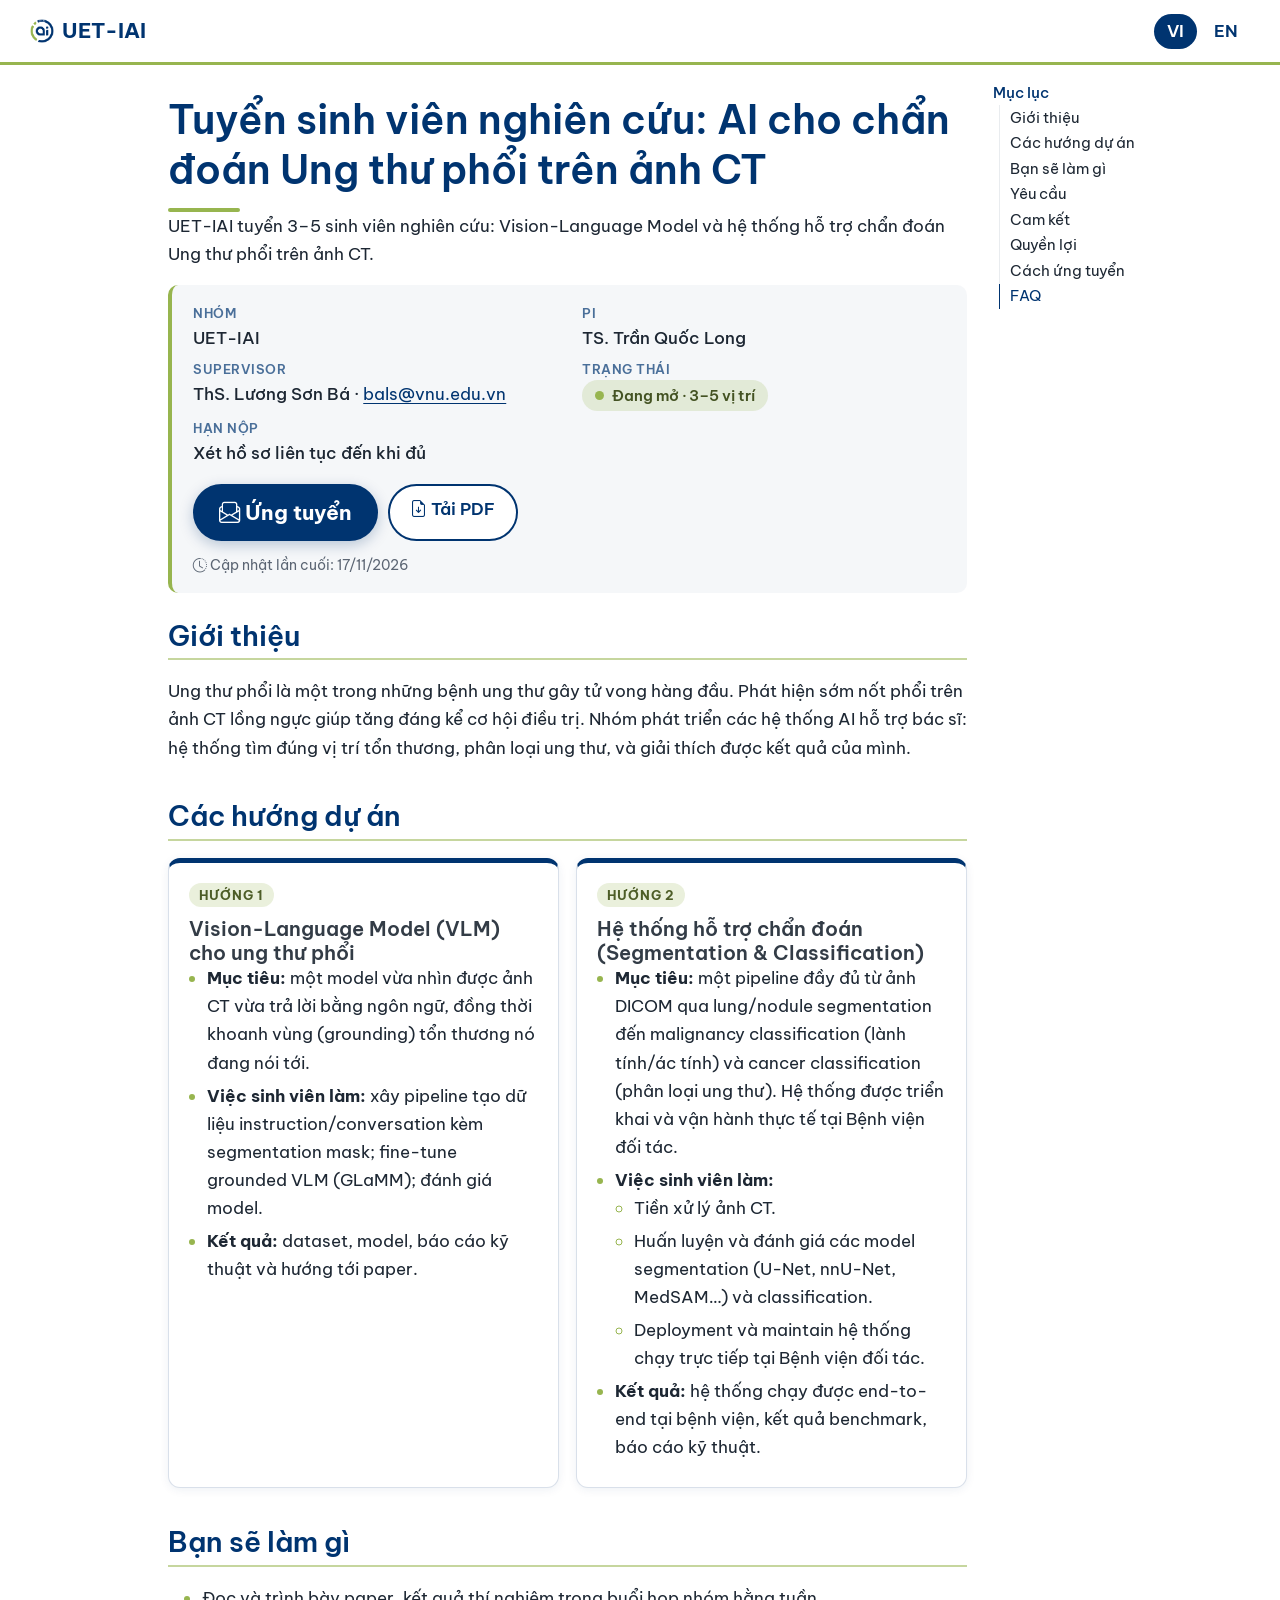
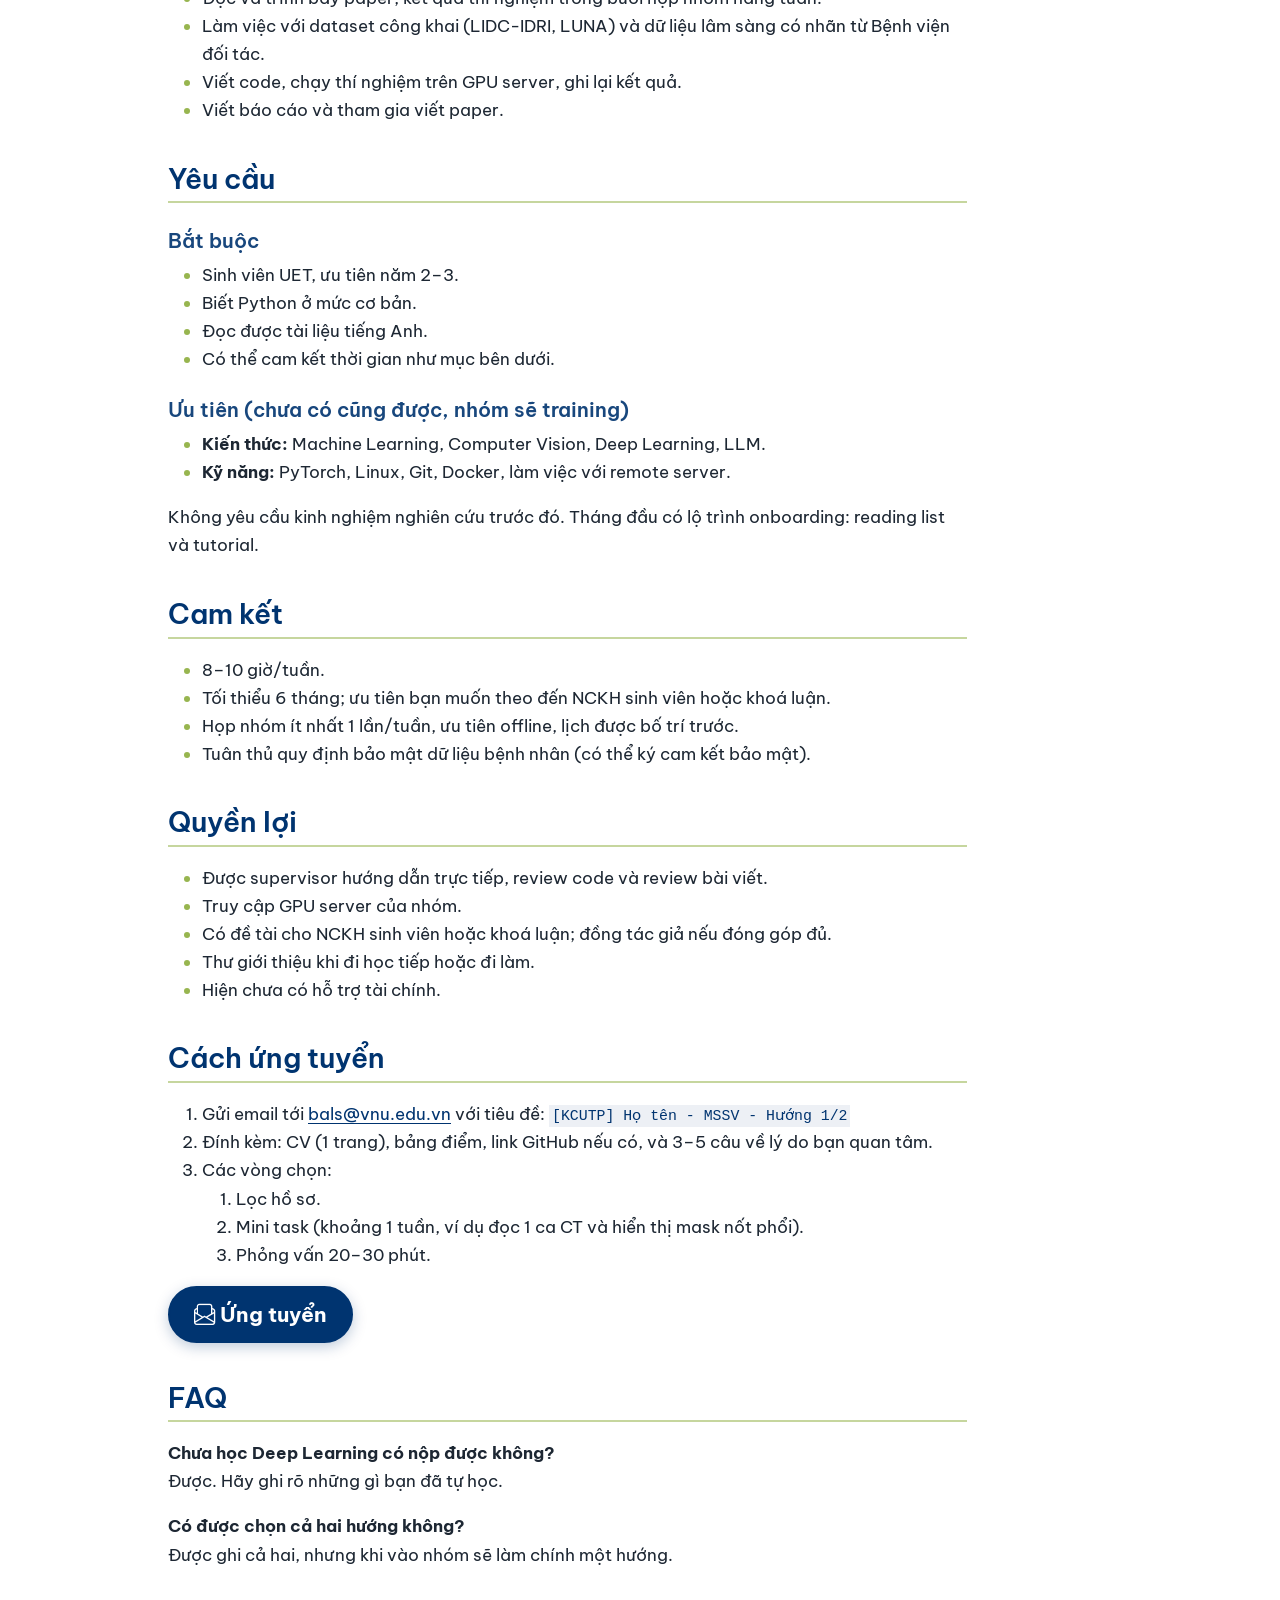
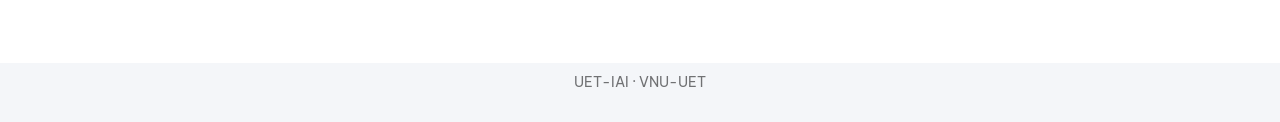
<file: vi/index.html>
<!DOCTYPE html>
<html xmlns="http://www.w3.org/1999/xhtml" lang="vi" xml:lang="vi"><head>

<meta charset="utf-8">
<meta name="generator" content="quarto-1.11.9">

<meta name="viewport" content="width=device-width, initial-scale=1.0, user-scalable=yes">

<meta name="description" content="UET-IAI tuyển 3–5 sinh viên nghiên cứu: Vision-Language Model và hệ thống hỗ trợ chẩn đoán Ung thư phổi trên ảnh CT.">

<title>Tuyển sinh viên nghiên cứu: AI cho chẩn đoán Ung thư phổi trên ảnh CT – UET-IAI · Research</title>
<style>
/* Default styles provided by pandoc.
** See https://pandoc.org/MANUAL.html#variables-for-html for config info.
*/
span.smallcaps{font-variant: small-caps;}
div.columns{display: flex; gap: 1.5em;}
div.column{flex: auto;}
@media screen {
div.columns{gap: min(4vw, 1.5em);}
div.column{overflow-x: auto;}
}
div.hanging-indent{margin-left: 1.5em; text-indent: -1.5em;}
ul.task-list{list-style: none;}
ul.task-list li input[type="checkbox"] {
  width: 0.8em;
  margin: 0 0.8em 0.2em -1em; /* quarto-specific, see https://github.com/quarto-dev/quarto-cli/issues/4556 */ 
  vertical-align: middle;
}
</style>


<script src="../site_libs/quarto-nav/quarto-nav.js"></script>
<script src="../site_libs/quarto-nav/headroom.min.js"></script>
<script src="../site_libs/clipboard/clipboard.min.js"></script>
<script src="../site_libs/quarto-search/autocomplete.umd.js"></script>
<script src="../site_libs/quarto-search/fuse.min.js"></script>
<script src="../site_libs/quarto-search/quarto-search.js"></script>
<meta name="quarto:offset" content="../">
<link href="../assets/iai_logo_600.png" rel="icon" type="image/png">
<script src="../site_libs/quarto-html/quarto.js" type="module"></script>
<script src="../site_libs/quarto-html/tabsets/tabsets.js" type="module"></script>
<script src="../site_libs/quarto-html/scrollable-regions/scrollable-regions.js" type="module"></script>
<script src="../site_libs/quarto-html/popper.min.js"></script>
<script src="../site_libs/quarto-html/tippy.umd.min.js"></script>
<link href="../site_libs/quarto-html/tippy.css" rel="stylesheet">
<link href="../site_libs/quarto-html/quarto-syntax-highlighting-63b5708e65d6cd79cd7618c58d0c21e7.css" rel="stylesheet" id="quarto-text-highlighting-styles">
<script src="../site_libs/bootstrap/bootstrap.min.js"></script>
<link href="../site_libs/bootstrap/bootstrap-icons.css" rel="stylesheet">
<link href="../site_libs/bootstrap/bootstrap-92e332907073551cf7d3387cd9b558b5.min.css" rel="stylesheet" append-hash="true" id="quarto-bootstrap" data-mode="light">
<script id="quarto-search-options" type="application/json">{
  "location": "navbar",
  "copy-button": false,
  "collapse-after": 3,
  "panel-placement": "end",
  "type": "overlay",
  "limit": 50,
  "keyboard-shortcut": [
    "f",
    "/",
    "s"
  ],
  "show-item-context": false,
  "language": {
    "search-no-results-text": "No results",
    "search-matching-documents-text": "matching documents",
    "search-copy-link-title": "Copy link to search",
    "search-hide-matches-text": "Hide additional matches",
    "search-more-match-text": "more match in this document",
    "search-more-matches-text": "more matches in this document",
    "search-clear-button-title": "Clear",
    "search-text-placeholder": "",
    "search-detached-cancel-button-title": "Cancel",
    "search-submit-button-title": "Submit",
    "search-label": "Search"
  }
}</script>
<style>html{ scroll-behavior: smooth; }</style>


</head>

<body class="nav-fixed quarto-light"><a id="quarto-skip-link" class="visually-hidden-focusable" href="#quarto-document-content">Skip to main content</a>

<div id="quarto-search-results"></div>
  <header id="quarto-header" class="headroom fixed-top">
    <nav class="navbar navbar-expand " data-bs-theme="dark" aria-label="Site">
      <div class="navbar-container container-fluid">
      <div class="navbar-brand-container mx-auto">
    <a href="../index.html" class="navbar-brand navbar-brand-logo">
    <img src="../assets/iai_logo_600.png" alt="UET-IAI" class="navbar-logo light-content">
    <img src="../assets/iai_logo_600.png" alt="UET-IAI" class="navbar-logo dark-content">
    </a>
    <a class="navbar-brand" href="../index.html">
    <span class="navbar-title">UET-IAI</span>
    </a>
  </div>
          <ul class="navbar-nav navbar-nav-scroll ms-auto">
  <li class="nav-item">
    <a class="nav-link active" href="../vi/index.html" aria-current="page"> 
<span class="menu-text">VI</span></a>
  </li>  
  <li class="nav-item">
    <a class="nav-link" href="../en/index.html"> 
<span class="menu-text">EN</span></a>
  </li>  
</ul>
          <div class="quarto-navbar-tools">
</div>
      </div> <!-- /container-fluid -->
    </nav>
</header>
<!-- content -->
<div id="quarto-content" class="quarto-container page-columns page-rows-contents page-layout-article page-navbar">
<!-- sidebar -->
<!-- margin-sidebar -->
    <div id="quarto-margin-sidebar" class="sidebar margin-sidebar">
        <nav id="TOC" role="doc-toc" aria-labelledby="toc-title" class="toc-active">
    <h2 id="toc-title">Mục lục</h2>
   
  <ul class="collapse">
  <li><a href="#giới-thiệu" id="toc-giới-thiệu" class="nav-link active" data-scroll-target="#giới-thiệu">Giới thiệu</a></li>
  <li><a href="#các-hướng-dự-án" id="toc-các-hướng-dự-án" class="nav-link" data-scroll-target="#các-hướng-dự-án">Các hướng dự án</a></li>
  <li><a href="#bạn-sẽ-làm-gì" id="toc-bạn-sẽ-làm-gì" class="nav-link" data-scroll-target="#bạn-sẽ-làm-gì">Bạn sẽ làm gì</a></li>
  <li><a href="#yêu-cầu" id="toc-yêu-cầu" class="nav-link" data-scroll-target="#yêu-cầu">Yêu cầu</a></li>
  <li><a href="#cam-kết" id="toc-cam-kết" class="nav-link" data-scroll-target="#cam-kết">Cam kết</a></li>
  <li><a href="#quyền-lợi" id="toc-quyền-lợi" class="nav-link" data-scroll-target="#quyền-lợi">Quyền lợi</a></li>
  <li><a href="#cách-ứng-tuyển" id="toc-cách-ứng-tuyển" class="nav-link" data-scroll-target="#cách-ứng-tuyển">Cách ứng tuyển</a></li>
  <li><a href="#faq" id="toc-faq" class="nav-link" data-scroll-target="#faq">FAQ</a></li>
  </ul>
</nav>
    </div>
<!-- main -->
<main class="content" id="quarto-document-content" tabindex="-1">

<header id="title-block-header" class="quarto-title-block default">
<div class="quarto-title">
<h1 class="title">Tuyển sinh viên nghiên cứu: AI cho chẩn đoán Ung thư phổi trên ảnh CT</h1>
</div>

<div>
  <div class="description">
    UET-IAI tuyển 3–5 sinh viên nghiên cứu: Vision-Language Model và hệ thống hỗ trợ chẩn đoán Ung thư phổi trên ảnh CT.
  </div>
</div>


<div class="quarto-title-meta">

    
  
    
  </div>
  


</header>


<div class="jd-summary">
<dl class="jd-meta">
<div><dt>Nhóm</dt><dd>UET-IAI</dd></div>
<div><dt>PI</dt><dd>TS. Trần Quốc Long</dd></div>
<div><dt>Supervisor</dt><dd>ThS. Lương Sơn Bá · <a href="mailto:bals@vnu.edu.vn">bals@vnu.edu.vn</a></dd></div>
<div><dt>Trạng thái</dt><dd><span class="status-badge is-open"><span class="status-dot" aria-hidden="true"></span>Đang mở · 3–5 vị trí</span></dd></div>
<div><dt>Hạn nộp</dt><dd>Xét hồ sơ liên tục đến khi đủ</dd></div>
</dl>
<div class="jd-actions"><a class="btn btn-apply btn-lg" href="mailto:bals@vnu.edu.vn?subject=%5BKCUTP%5D%20H%E1%BB%8D%20t%C3%AAn%20-%20MSSV%20-%20H%C6%B0%E1%BB%9Bng%201%2F2"><i class="bi bi-envelope-paper" aria-hidden="true"></i> Ứng tuyển</a><a class="btn btn-pdf" href="index.pdf" download="UET-IAI-JD-VI.pdf"><i class="bi bi-file-earmark-arrow-down" aria-hidden="true"></i> Tải PDF</a></div>
<p class="jd-updated"><i class="bi bi-clock-history" aria-hidden="true"></i> Cập nhật lần cuối: 17/11/2026</p>
</div>
<div class="apply-fab"><a class="btn btn-apply " href="mailto:bals@vnu.edu.vn?subject=%5BKCUTP%5D%20H%E1%BB%8D%20t%C3%AAn%20-%20MSSV%20-%20H%C6%B0%E1%BB%9Bng%201%2F2"><i class="bi bi-envelope-paper" aria-hidden="true"></i> Ứng tuyển</a></div>
<section id="giới-thiệu" class="level2">
<h2 data-anchor-id="giới-thiệu">Giới thiệu</h2>
<p>Ung thư phổi là một trong những bệnh ung thư gây tử vong hàng đầu. Phát hiện sớm nốt phổi trên ảnh CT lồng ngực giúp tăng đáng kể cơ hội điều trị. Nhóm phát triển các hệ thống AI hỗ trợ bác sĩ: hệ thống tìm đúng vị trí tổn thương, phân loại ung thư, và giải thích được kết quả của mình.</p>
</section>
<section id="các-hướng-dự-án" class="level2">
<h2 data-anchor-id="các-hướng-dự-án">Các hướng dự án</h2>
<div class="project-grid">
<div class="project-card" data-track="1">
<div class="track-label">
Hướng 1
</div>
<section class="level3 card-title unnumbered unlisted">
<h3 class="card-title unnumbered unlisted" data-anchor-id="">Vision-Language Model (VLM) cho ung thư phổi</h3>
<ul>
<li><strong>Mục tiêu:</strong> một model vừa nhìn được ảnh CT vừa trả lời bằng ngôn ngữ, đồng thời khoanh vùng (grounding) tổn thương nó đang nói tới.</li>
<li><strong>Việc sinh viên làm:</strong> xây pipeline tạo dữ liệu instruction/conversation kèm segmentation mask; fine-tune grounded VLM (GLaMM); đánh giá model.</li>
<li><strong>Kết quả:</strong> dataset, model, báo cáo kỹ thuật và hướng tới paper.</li>
</ul>
</section>
</div>
<div class="project-card" data-track="2">
<div class="track-label">
Hướng 2
</div>
<section class="level3 card-title unnumbered unlisted">
<h3 class="card-title unnumbered unlisted" data-anchor-id="">Hệ thống hỗ trợ chẩn đoán (Segmentation &amp; Classification)</h3>
<ul>
<li><strong>Mục tiêu:</strong> một pipeline đầy đủ từ ảnh DICOM qua lung/nodule segmentation đến malignancy classification (lành tính/ác tính) và cancer classification (phân loại ung thư). Hệ thống được triển khai và vận hành thực tế tại Bệnh viện đối tác.</li>
<li><strong>Việc sinh viên làm:</strong>
<ul>
<li>Tiền xử lý ảnh CT.</li>
<li>Huấn luyện và đánh giá các model segmentation (U-Net, nnU-Net, MedSAM…) và classification.</li>
<li>Deployment và maintain hệ thống chạy trực tiếp tại Bệnh viện đối tác.</li>
</ul></li>
<li><strong>Kết quả:</strong> hệ thống chạy được end-to-end tại bệnh viện, kết quả benchmark, báo cáo kỹ thuật.</li>
</ul>
</section>
</div>
</div>
</section>
<section id="bạn-sẽ-làm-gì" class="level2">
<h2 data-anchor-id="bạn-sẽ-làm-gì">Bạn sẽ làm gì</h2>
<ul>
<li>Đọc và trình bày paper, kết quả thí nghiệm trong buổi họp nhóm hằng tuần.</li>
<li>Làm việc với dataset công khai (LIDC-IDRI, LUNA) và dữ liệu lâm sàng có nhãn từ Bệnh viện đối tác.</li>
<li>Viết code, chạy thí nghiệm trên GPU server, ghi lại kết quả.</li>
<li>Viết báo cáo và tham gia viết paper.</li>
</ul>
</section>
<section id="yêu-cầu" class="level2">
<h2 data-anchor-id="yêu-cầu">Yêu cầu</h2>
<section id="bắt-buộc" class="level3">
<h3 data-anchor-id="bắt-buộc">Bắt buộc</h3>
<ul>
<li>Sinh viên UET, ưu tiên năm 2–3.</li>
<li>Biết Python ở mức cơ bản.</li>
<li>Đọc được tài liệu tiếng Anh.</li>
<li>Có thể cam kết thời gian như mục bên dưới.</li>
</ul>
</section>
<section id="ưu-tiên-chưa-có-cũng-được-nhóm-sẽ-training" class="level3">
<h3 data-anchor-id="ưu-tiên-chưa-có-cũng-được-nhóm-sẽ-training">Ưu tiên (chưa có cũng được, nhóm sẽ training)</h3>
<ul>
<li><strong>Kiến thức:</strong> Machine Learning, Computer Vision, Deep Learning, LLM.</li>
<li><strong>Kỹ năng:</strong> PyTorch, Linux, Git, Docker, làm việc với remote server.</li>
</ul>
<p>Không yêu cầu kinh nghiệm nghiên cứu trước đó. Tháng đầu có lộ trình onboarding: reading list và tutorial.</p>
</section>
</section>
<section id="cam-kết" class="level2">
<h2 data-anchor-id="cam-kết">Cam kết</h2>
<ul>
<li>8–10 giờ/tuần.</li>
<li>Tối thiểu 6 tháng; ưu tiên bạn muốn theo đến NCKH sinh viên hoặc khoá luận.</li>
<li>Họp nhóm ít nhất 1 lần/tuần, ưu tiên offline, lịch được bố trí trước.</li>
<li>Tuân thủ quy định bảo mật dữ liệu bệnh nhân (có thể ký cam kết bảo mật).</li>
</ul>
</section>
<section id="quyền-lợi" class="level2">
<h2 data-anchor-id="quyền-lợi">Quyền lợi</h2>
<ul>
<li>Được supervisor hướng dẫn trực tiếp, review code và review bài viết.</li>
<li>Truy cập GPU server của nhóm.</li>
<li>Có đề tài cho NCKH sinh viên hoặc khoá luận; đồng tác giả nếu đóng góp đủ.</li>
<li>Thư giới thiệu khi đi học tiếp hoặc đi làm.</li>
<li>Hiện chưa có hỗ trợ tài chính.</li>
</ul>
</section>
<section id="cách-ứng-tuyển" class="level2 keep-together">
<h2 data-anchor-id="cách-ứng-tuyển">Cách ứng tuyển</h2>
<ol type="1">
<li>Gửi email tới <a href="mailto:bals@vnu.edu.vn">bals@vnu.edu.vn</a> với tiêu đề: <code>[KCUTP] Họ tên - MSSV - Hướng 1/2</code></li>
<li>Đính kèm: CV (1 trang), bảng điểm, link GitHub nếu có, và 3–5 câu về lý do bạn quan tâm.</li>
<li>Các vòng chọn:
<ol type="1">
<li>Lọc hồ sơ.</li>
<li>Mini task (khoảng 1 tuần, ví dụ đọc 1 ca CT và hiển thị mask nốt phổi).</li>
<li>Phỏng vấn 20–30 phút.</li>
</ol></li>
</ol>
<div class="jd-actions"><a class="btn btn-apply btn-lg" href="mailto:bals@vnu.edu.vn?subject=%5BKCUTP%5D%20H%E1%BB%8D%20t%C3%AAn%20-%20MSSV%20-%20H%C6%B0%E1%BB%9Bng%201%2F2"><i class="bi bi-envelope-paper" aria-hidden="true"></i> Ứng tuyển</a></div>
</section>
<section id="faq" class="level2">
<h2 data-anchor-id="faq">FAQ</h2>
<p><strong>Chưa học Deep Learning có nộp được không?</strong><br>
Được. Hãy ghi rõ những gì bạn đã tự học.</p>
<p><strong>Có được chọn cả hai hướng không?</strong><br>
Được ghi cả hai, nhưng khi vào nhóm sẽ làm chính một hướng.</p>


</section>

</main> <!-- /main -->
<script>
  // Show the floating "Apply" button (phones only, see styles.scss) once the
  // Apply button in the summary box has scrolled out of view.
  (function () {
    var fab = document.querySelector(".apply-fab");
    var main = document.querySelector(".jd-summary .btn-apply");
    if (!fab || !main || !("IntersectionObserver" in window)) {
      if (fab) fab.classList.add("is-visible");
      return;
    }
    new IntersectionObserver(function (entries) {
      fab.classList.toggle("is-visible", !entries[0].isIntersecting);
    }).observe(main);
  })();
</script>
<script id="quarto-html-after-body" type="application/javascript">
  window.document.addEventListener("DOMContentLoaded", function (event) {
    const isCodeAnnotation = (el) => {
      for (const clz of el.classList) {
        if (clz.startsWith('code-annotation-')) {                     
          return true;
        }
      }
      return false;
    }
    const onCopySuccess = function(e) {
      // button target
      const button = e.trigger;
      // don't keep focus
      button.blur();
      // flash "checked"
      button.classList.add('code-copy-button-checked');
      var currentTitle = button.getAttribute("title");
      button.setAttribute("title", "Copied!");
      let tooltip;
      if (window.bootstrap) {
        button.setAttribute("data-bs-toggle", "tooltip");
        button.setAttribute("data-bs-placement", "left");
        button.setAttribute("data-bs-title", "Copied!");
        tooltip = new bootstrap.Tooltip(button, 
          { trigger: "manual", 
            customClass: "code-copy-button-tooltip",
            offset: [0, -8]});
        tooltip.show();    
      }
      setTimeout(function() {
        if (tooltip) {
          tooltip.hide();
          button.removeAttribute("data-bs-title");
          button.removeAttribute("data-bs-toggle");
          button.removeAttribute("data-bs-placement");
        }
        button.setAttribute("title", currentTitle);
        button.classList.remove('code-copy-button-checked');
      }, 1000);
      // clear code selection
      e.clearSelection();
    }
    const getTextToCopy = function(trigger) {
      const outerScaffold = trigger.parentElement.cloneNode(true);
      const codeEl = outerScaffold.querySelector('code');
      for (const childEl of codeEl.children) {
        if (isCodeAnnotation(childEl)) {
          childEl.remove();
        }
      }
      return codeEl.innerText;
    }
    const clipboard = new window.ClipboardJS('.code-copy-button:not([data-in-quarto-modal])', {
      text: getTextToCopy
    });
    clipboard.on('success', onCopySuccess);
    if (window.document.getElementById('quarto-embedded-source-code-modal')) {
      const clipboardModal = new window.ClipboardJS('.code-copy-button[data-in-quarto-modal]', {
        text: getTextToCopy,
        container: window.document.getElementById('quarto-embedded-source-code-modal')
      });
      clipboardModal.on('success', onCopySuccess);
    }
      var localhostRegex = new RegExp(/^(?:http|https):\/\/localhost\:?[0-9]*\//);
      var mailtoRegex = new RegExp(/^mailto:/);
        var filterRegex = new RegExp("https:\/\/anhsuplo-87\.github\.io\/uet-iai-research-jd\/");
      var isInternal = (href) => {
          return filterRegex.test(href) || localhostRegex.test(href) || mailtoRegex.test(href);
      }
      // Inspect non-navigation links and adorn them if external
      window.quartoDecorateExternalLinks = function (root) {
     var links = (root || window.document).querySelectorAll('a[href]:not(.nav-link):not(.navbar-brand):not(.toc-action):not(.sidebar-link):not(.sidebar-item-toggle):not(.pagination-link):not(.no-external):not([aria-hidden]):not(.dropdown-item):not(.quarto-navigation-tool):not(.about-link)');
      for (var i=0; i<links.length; i++) {
        const link = links[i];
        if (!isInternal(link.href)) {
          // undo the damage that might have been done by quarto-nav.js in the case of
          // links that we want to consider external
          if (link.dataset.originalHref !== undefined) {
            link.href = link.dataset.originalHref;
          }
          if (!link.classList.contains('no-external-icon')) {
          }
        }
      }
      };
      window.quartoDecorateExternalLinks(window.document);
    // Esc closes the popup (WCAG 1.4.13) and focus leaving both trigger and
    // popup closes it (WCAG 2.4.11); tippy handles neither for interactive popups.
    const hideOnEscAndFocusOut = {
      name: 'hideOnEscAndFocusOut',
      defaultValue: true,
      fn(instance) {
        const dismiss = () => {
          // A show scheduled by the trigger delay would otherwise reopen it
          instance.clearDelayTimeouts();
          instance.hide();
        };
        const onKeyDown = (event) => {
          if (event.key !== 'Escape') {
            return;
          }
          // Keep Esc from also reaching page handlers (e.g. reveal.js overview),
          // except an open reveal.js slide menu, which Esc should close too.
          // The menu handles keys only when its keyboard option is on.
          const menuHandlesEsc = window.Reveal?.getPlugin?.('menu')?.isOpen() &&
            window.Reveal.getConfig().menu?.keyboard !== false;
          if (!menuHandlesEsc) {
            event.stopPropagation();
          }
          if (instance.popper.contains(window.document.activeElement)) {
            // Disabled while refocusing so the focus trigger does not reopen it
            instance.disable();
            instance.reference.focus();
            instance.enable();
          }
          dismiss();
        };
        const onFocusOut = (event) => {
          const target = event.relatedTarget;
          if (target && !instance.reference.contains(target) &&
              !instance.popper.contains(target)) {
            dismiss();
          }
        };
        // On the trigger too: a click trigger (code-annotations: select) has no
        // blur handling. Attached for the instance's lifetime so leaving the
        // trigger also cancels a show still pending on the trigger delay.
        instance.reference.addEventListener('focusout', onFocusOut);
        return {
          onShow() {
            window.document.addEventListener('keydown', onKeyDown, true);
            instance.popper.addEventListener('focusout', onFocusOut);
          },
          onHide() {
            window.document.removeEventListener('keydown', onKeyDown, true);
            instance.popper.removeEventListener('focusout', onFocusOut);
          },
          onDestroy() {
            instance.reference.removeEventListener('focusout', onFocusOut);
          },
        };
      },
    };
    function tippyHover(el, contentFn, onTriggerFn, onUntriggerFn) {
      const config = {
        allowHTML: true,
        maxWidth: 500,
        delay: 100,
        arrow: false,
        appendTo: function(el) {
            return el.parentElement;
        },
        interactive: true,
        interactiveBorder: 10,
        theme: 'quarto',
        placement: 'bottom-start',
        plugins: [hideOnEscAndFocusOut],
      };
      if (contentFn) {
        config.content = contentFn;
      }
      if (onTriggerFn) {
        config.onTrigger = onTriggerFn;
      }
      if (onUntriggerFn) {
        config.onUntrigger = onUntriggerFn;
      }
      window.tippy(el, config); 
    }
    const noterefs = window.document.querySelectorAll('a[role="doc-noteref"]');
    for (var i=0; i<noterefs.length; i++) {
      const ref = noterefs[i];
      tippyHover(ref, function() {
        // use id or data attribute instead here
        let href = ref.getAttribute('data-footnote-href') || ref.getAttribute('href');
        try { href = new URL(href).hash; } catch {}
        const id = href.replace(/^#\/?/, "");
        const note = window.document.getElementById(id);
        if (note) {
          return note.innerHTML;
        } else {
          return "";
        }
      });
    }
    const xrefs = window.document.querySelectorAll('a.quarto-xref');
    const processXRef = (id, note) => {
      // Strip column container classes
      const stripColumnClz = (el) => {
        el.classList.remove("page-full", "page-columns");
        if (el.children) {
          for (const child of el.children) {
            stripColumnClz(child);
          }
        }
      }
      stripColumnClz(note)
      if (id === null || id.startsWith('sec-')) {
        // Special case sections, only their first couple elements
        const container = document.createElement("div");
        if (note.children && note.children.length > 2) {
          container.appendChild(note.children[0].cloneNode(true));
          for (let i = 1; i < note.children.length; i++) {
            const child = note.children[i];
            if (child.tagName === "P" && child.innerText === "") {
              continue;
            } else {
              container.appendChild(child.cloneNode(true));
              break;
            }
          }
          if (window.Quarto?.typesetMath) {
            window.Quarto.typesetMath(container);
          }
          return container.innerHTML
        } else {
          if (window.Quarto?.typesetMath) {
            window.Quarto.typesetMath(note);
          }
          return note.innerHTML;
        }
      } else {
        // Remove any anchor links if they are present
        const anchorLink = note.querySelector('a.anchorjs-link');
        if (anchorLink) {
          anchorLink.remove();
        }
        if (window.Quarto?.typesetMath) {
          window.Quarto.typesetMath(note);
        }
        if (note.classList.contains("callout")) {
          return note.outerHTML;
        } else {
          return note.innerHTML;
        }
      }
    }
    for (var i=0; i<xrefs.length; i++) {
      const xref = xrefs[i];
      tippyHover(xref, undefined, function(instance) {
        instance.disable();
        let url = xref.getAttribute('href');
        let hash = undefined; 
        if (url.startsWith('#')) {
          hash = url;
        } else {
          try { hash = new URL(url).hash; } catch {}
        }
        if (hash) {
          const id = hash.replace(/^#\/?/, "");
          const note = window.document.getElementById(id);
          if (note !== null) {
            try {
              const html = processXRef(id, note.cloneNode(true));
              instance.setContent(html);
            } finally {
              instance.enable();
              instance.show();
            }
          } else {
            // See if we can fetch this
            fetch(url.split('#')[0])
            .then(res => res.text())
            .then(html => {
              const parser = new DOMParser();
              const htmlDoc = parser.parseFromString(html, "text/html");
              const note = htmlDoc.getElementById(id);
              if (note !== null) {
                const html = processXRef(id, note);
                instance.setContent(html);
              } 
            }).finally(() => {
              instance.enable();
              instance.show();
            });
          }
        } else {
          // See if we can fetch a full url (with no hash to target)
          // This is a special case and we should probably do some content thinning / targeting
          fetch(url)
          .then(res => res.text())
          .then(html => {
            const parser = new DOMParser();
            const htmlDoc = parser.parseFromString(html, "text/html");
            const note = htmlDoc.querySelector('main.content');
            if (note !== null) {
              // This should only happen for chapter cross references
              // (since there is no id in the URL)
              // remove the first header
              if (note.children.length > 0 && note.children[0].tagName === "HEADER") {
                note.children[0].remove();
              }
              const html = processXRef(null, note);
              instance.setContent(html);
            } 
          }).finally(() => {
            instance.enable();
            instance.show();
          });
        }
      }, function(instance) {
      });
    }
        let selectedAnnoteEl;
        const selectorForAnnotation = ( cell, annotation) => {
          let cellAttr = 'data-code-cell="' + cell + '"';
          let lineAttr = 'data-code-annotation="' +  annotation + '"';
          const selector = 'span[' + cellAttr + '][' + lineAttr + ']';
          return selector;
        }
        const selectCodeLines = (annoteEl) => {
          const doc = window.document;
          const targetCell = annoteEl.getAttribute("data-target-cell");
          const targetAnnotation = annoteEl.getAttribute("data-target-annotation");
          const annoteSpan = window.document.querySelector(selectorForAnnotation(targetCell, targetAnnotation));
          const lines = annoteSpan.getAttribute("data-code-lines").split(",");
          const lineIds = lines.map((line) => {
            return targetCell + "-" + line;
          })
          // Each band is positioned against its own containing block, which is
          // not the offsetParent of the lines, so place it from client rects.
          const placeBand = (band, firstEl, lastEl, codeBlock) => {
            const container = band.offsetParent;
            if (container === null) {
              return;
            }
            const containerRect = container.getBoundingClientRect();
            // Reveal.js scales slides with a transform, so convert client
            // pixels back to the CSS pixels of the container.
            const scale = containerRect.height / container.offsetHeight || 1;
            const firstRect = firstEl.getBoundingClientRect();
            const lastRect = lastEl.getBoundingClientRect();
            const top = (firstRect.top - containerRect.top) / scale - container.clientTop + container.scrollTop;
            const height = (lastRect.bottom - firstRect.top) / scale;
            band.style.top = top - 2 + "px";
            band.style.height = height + 4 + "px";
            if (codeBlock) {
              // Without the copy button wrapper, the containing block is wider
              // than the code block, so span the code block explicitly.
              const blockRect = codeBlock.getBoundingClientRect();
              band.style.left = (blockRect.left - containerRect.left) / scale - container.clientLeft + container.scrollLeft + "px";
              band.style.width = blockRect.width / scale + "px";
            }
          };
          if (lineIds.length > 0) {
            const el = window.document.getElementById(lineIds[0]);
            const lastEl = window.document.getElementById(lineIds[lineIds.length - 1]);
            const parent = el.parentElement.parentElement;
            // cook up a div (if necessary) and position it
            let div = window.document.getElementById("code-annotation-line-highlight");
            if (div === null) {
              div = window.document.createElement("div");
              div.setAttribute("id", "code-annotation-line-highlight");
              div.style.position = 'absolute';
              parent.appendChild(div);
            }
            placeBand(div, el, lastEl, parent.closest("div.sourceCode") || parent);
            let gutterDiv = window.document.getElementById("code-annotation-line-highlight-gutter");
            if (gutterDiv === null) {
              gutterDiv = window.document.createElement("div");
              gutterDiv.setAttribute("id", "code-annotation-line-highlight-gutter");
              gutterDiv.style.position = 'absolute';
              const codeCell = window.document.getElementById(targetCell);
              const gutter = codeCell.querySelector('.code-annotation-gutter');
              gutter.appendChild(gutterDiv);
            }
            placeBand(gutterDiv, el, lastEl);
            selectedAnnoteEl = annoteEl;
          }
        };
        const unselectCodeLines = () => {
          const elementsIds = ["code-annotation-line-highlight", "code-annotation-line-highlight-gutter"];
          elementsIds.forEach((elId) => {
            const div = window.document.getElementById(elId);
            if (div) {
              div.remove();
            }
          });
          selectedAnnoteEl = undefined;
        };
          // Handle positioning of the toggle
      window.addEventListener(
        "resize",
        throttle(() => {
          elRect = undefined;
          if (selectedAnnoteEl) {
            selectCodeLines(selectedAnnoteEl);
          }
        }, 10)
      );
      function throttle(fn, ms) {
      let throttle = false;
      let timer;
        return (...args) => {
          if(!throttle) { // first call gets through
              fn.apply(this, args);
              throttle = true;
          } else { // all the others get throttled
              if(timer) clearTimeout(timer); // cancel #2
              timer = setTimeout(() => {
                fn.apply(this, args);
                timer = throttle = false;
              }, ms);
          }
        };
      }
        // Attach click handler to the DT
        const annoteDls = window.document.querySelectorAll('dt[data-target-cell]');
        for (const annoteDlNode of annoteDls) {
          annoteDlNode.addEventListener('click', (event) => {
            const clickedEl = event.target;
            if (clickedEl !== selectedAnnoteEl) {
              unselectCodeLines();
              const activeEl = window.document.querySelector('dt[data-target-cell].code-annotation-active');
              if (activeEl) {
                activeEl.classList.remove('code-annotation-active');
              }
              selectCodeLines(clickedEl);
              clickedEl.classList.add('code-annotation-active');
            } else {
              // Unselect the line
              unselectCodeLines();
              clickedEl.classList.remove('code-annotation-active');
            }
          });
        }
    const findCites = (el) => {
      const parentEl = el.parentElement;
      if (parentEl) {
        const cites = parentEl.dataset.cites;
        if (cites) {
          return {
            el,
            cites: cites.split(' ')
          };
        } else {
          return findCites(el.parentElement)
        }
      } else {
        return undefined;
      }
    };
    var bibliorefs = window.document.querySelectorAll('a[role="doc-biblioref"]');
    for (var i=0; i<bibliorefs.length; i++) {
      const ref = bibliorefs[i];
      const citeInfo = findCites(ref);
      if (citeInfo) {
        tippyHover(citeInfo.el, function() {
          var popup = window.document.createElement('div');
          citeInfo.cites.forEach(function(cite) {
            var citeDiv = window.document.createElement('div');
            citeDiv.classList.add('hanging-indent');
            citeDiv.classList.add('csl-entry');
            var biblioDiv = window.document.getElementById('ref-' + cite);
            if (biblioDiv) {
              citeDiv.innerHTML = biblioDiv.innerHTML;
            }
            popup.appendChild(citeDiv);
          });
          return popup.innerHTML;
        });
      }
    }
  });
  </script>
  <script type="application/javascript">
  window.quartoScrollableRegionsLabels = {"code":"Scrollable code","output":"Scrollable output"};
  </script>
</div> <!-- /content -->
<footer class="footer">
  <div class="nav-footer">
    <div class="nav-footer-left">
      &nbsp;
    </div>   
    <div class="nav-footer-center">
<p>UET-IAI · VNU-UET</p>
</div>
    <div class="nav-footer-right">
      &nbsp;
    </div>
  </div>
</footer>




<script src="../site_libs/quarto-html/zenscroll-min.js"></script>
</body></html>
</file>
<file: site_libs/quarto-html/tippy.css>
.tippy-box[data-animation=fade][data-state=hidden]{opacity:0}[data-tippy-root]{max-width:calc(100vw - 10px)}.tippy-box{position:relative;background-color:#333;color:#fff;border-radius:4px;font-size:14px;line-height:1.4;white-space:normal;outline:0;transition-property:transform,visibility,opacity}.tippy-box[data-placement^=top]>.tippy-arrow{bottom:0}.tippy-box[data-placement^=top]>.tippy-arrow:before{bottom:-7px;left:0;border-width:8px 8px 0;border-top-color:initial;transform-origin:center top}.tippy-box[data-placement^=bottom]>.tippy-arrow{top:0}.tippy-box[data-placement^=bottom]>.tippy-arrow:before{top:-7px;left:0;border-width:0 8px 8px;border-bottom-color:initial;transform-origin:center bottom}.tippy-box[data-placement^=left]>.tippy-arrow{right:0}.tippy-box[data-placement^=left]>.tippy-arrow:before{border-width:8px 0 8px 8px;border-left-color:initial;right:-7px;transform-origin:center left}.tippy-box[data-placement^=right]>.tippy-arrow{left:0}.tippy-box[data-placement^=right]>.tippy-arrow:before{left:-7px;border-width:8px 8px 8px 0;border-right-color:initial;transform-origin:center right}.tippy-box[data-inertia][data-state=visible]{transition-timing-function:cubic-bezier(.54,1.5,.38,1.11)}.tippy-arrow{width:16px;height:16px;color:#333}.tippy-arrow:before{content:"";position:absolute;border-color:transparent;border-style:solid}.tippy-content{position:relative;padding:5px 9px;z-index:1}
</file>
<file: site_libs/quarto-html/quarto-syntax-highlighting-63b5708e65d6cd79cd7618c58d0c21e7.css>
/* quarto syntax highlight colors */
:root {
  --quarto-hl-ot-color: #003B4F;
  --quarto-hl-at-color: #657422;
  --quarto-hl-ss-color: #20794D;
  --quarto-hl-an-color: #5E5E5E;
  --quarto-hl-fu-color: #4758AB;
  --quarto-hl-st-color: #20794D;
  --quarto-hl-cf-color: #003B4F;
  --quarto-hl-op-color: #5E5E5E;
  --quarto-hl-er-color: #AD0000;
  --quarto-hl-bn-color: #AD0000;
  --quarto-hl-al-color: #AD0000;
  --quarto-hl-va-color: #111111;
  --quarto-hl-bu-color: inherit;
  --quarto-hl-ex-color: inherit;
  --quarto-hl-pp-color: #AD0000;
  --quarto-hl-in-color: #5E5E5E;
  --quarto-hl-vs-color: #20794D;
  --quarto-hl-wa-color: #5E5E5E;
  --quarto-hl-do-color: #5E5E5E;
  --quarto-hl-im-color: #00769E;
  --quarto-hl-ch-color: #20794D;
  --quarto-hl-dt-color: #AD0000;
  --quarto-hl-fl-color: #AD0000;
  --quarto-hl-co-color: #5E5E5E;
  --quarto-hl-cv-color: #5E5E5E;
  --quarto-hl-cn-color: #8f5902;
  --quarto-hl-sc-color: #5E5E5E;
  --quarto-hl-dv-color: #AD0000;
  --quarto-hl-kw-color: #003B4F;
}

/* other quarto variables */
:root {
  --quarto-font-monospace: SFMono-Regular, Menlo, Monaco, Consolas, "Liberation Mono", "Courier New", monospace;
}

/* syntax highlight based on Pandoc's rules */
pre > code.sourceCode > span {
  color: #003B4F;
}

code.sourceCode > span {
  color: #003B4F;
}

div.sourceCode,
div.sourceCode pre.sourceCode {
  color: #003B4F;
}

/* Normal */
code span {
  color: #003B4F;
}

/* Alert */
code span.al {
  color: #AD0000;
  font-style: inherit;
}

/* Annotation */
code span.an {
  color: #5E5E5E;
  font-style: inherit;
}

/* Attribute */
code span.at {
  color: #657422;
  font-style: inherit;
}

/* BaseN */
code span.bn {
  color: #AD0000;
  font-style: inherit;
}

/* BuiltIn */
code span.bu {
  font-style: inherit;
}

/* ControlFlow */
code span.cf {
  color: #003B4F;
  font-weight: bold;
  font-style: inherit;
}

/* Char */
code span.ch {
  color: #20794D;
  font-style: inherit;
}

/* Constant */
code span.cn {
  color: #8f5902;
  font-style: inherit;
}

/* Comment */
code span.co {
  color: #5E5E5E;
  font-style: inherit;
}

/* CommentVar */
code span.cv {
  color: #5E5E5E;
  font-style: italic;
}

/* Documentation */
code span.do {
  color: #5E5E5E;
  font-style: italic;
}

/* DataType */
code span.dt {
  color: #AD0000;
  font-style: inherit;
}

/* DecVal */
code span.dv {
  color: #AD0000;
  font-style: inherit;
}

/* Error */
code span.er {
  color: #AD0000;
  font-style: inherit;
}

/* Extension */
code span.ex {
  font-style: inherit;
}

/* Float */
code span.fl {
  color: #AD0000;
  font-style: inherit;
}

/* Function */
code span.fu {
  color: #4758AB;
  font-style: inherit;
}

/* Import */
code span.im {
  color: #00769E;
  font-style: inherit;
}

/* Information */
code span.in {
  color: #5E5E5E;
  font-style: inherit;
}

/* Keyword */
code span.kw {
  color: #003B4F;
  font-weight: bold;
  font-style: inherit;
}

/* Operator */
code span.op {
  color: #5E5E5E;
  font-style: inherit;
}

/* Other */
code span.ot {
  color: #003B4F;
  font-style: inherit;
}

/* Preprocessor */
code span.pp {
  color: #AD0000;
  font-style: inherit;
}

/* SpecialChar */
code span.sc {
  color: #5E5E5E;
  font-style: inherit;
}

/* SpecialString */
code span.ss {
  color: #20794D;
  font-style: inherit;
}

/* String */
code span.st {
  color: #20794D;
  font-style: inherit;
}

/* Variable */
code span.va {
  color: #111111;
  font-style: inherit;
}

/* VerbatimString */
code span.vs {
  color: #20794D;
  font-style: inherit;
}

/* Warning */
code span.wa {
  color: #5E5E5E;
  font-style: italic;
}

.prevent-inlining {
  content: "</";
}

/*# sourceMappingURL=054cc16b9e9817627be6994582d2ffb5.css.map */
</file>
